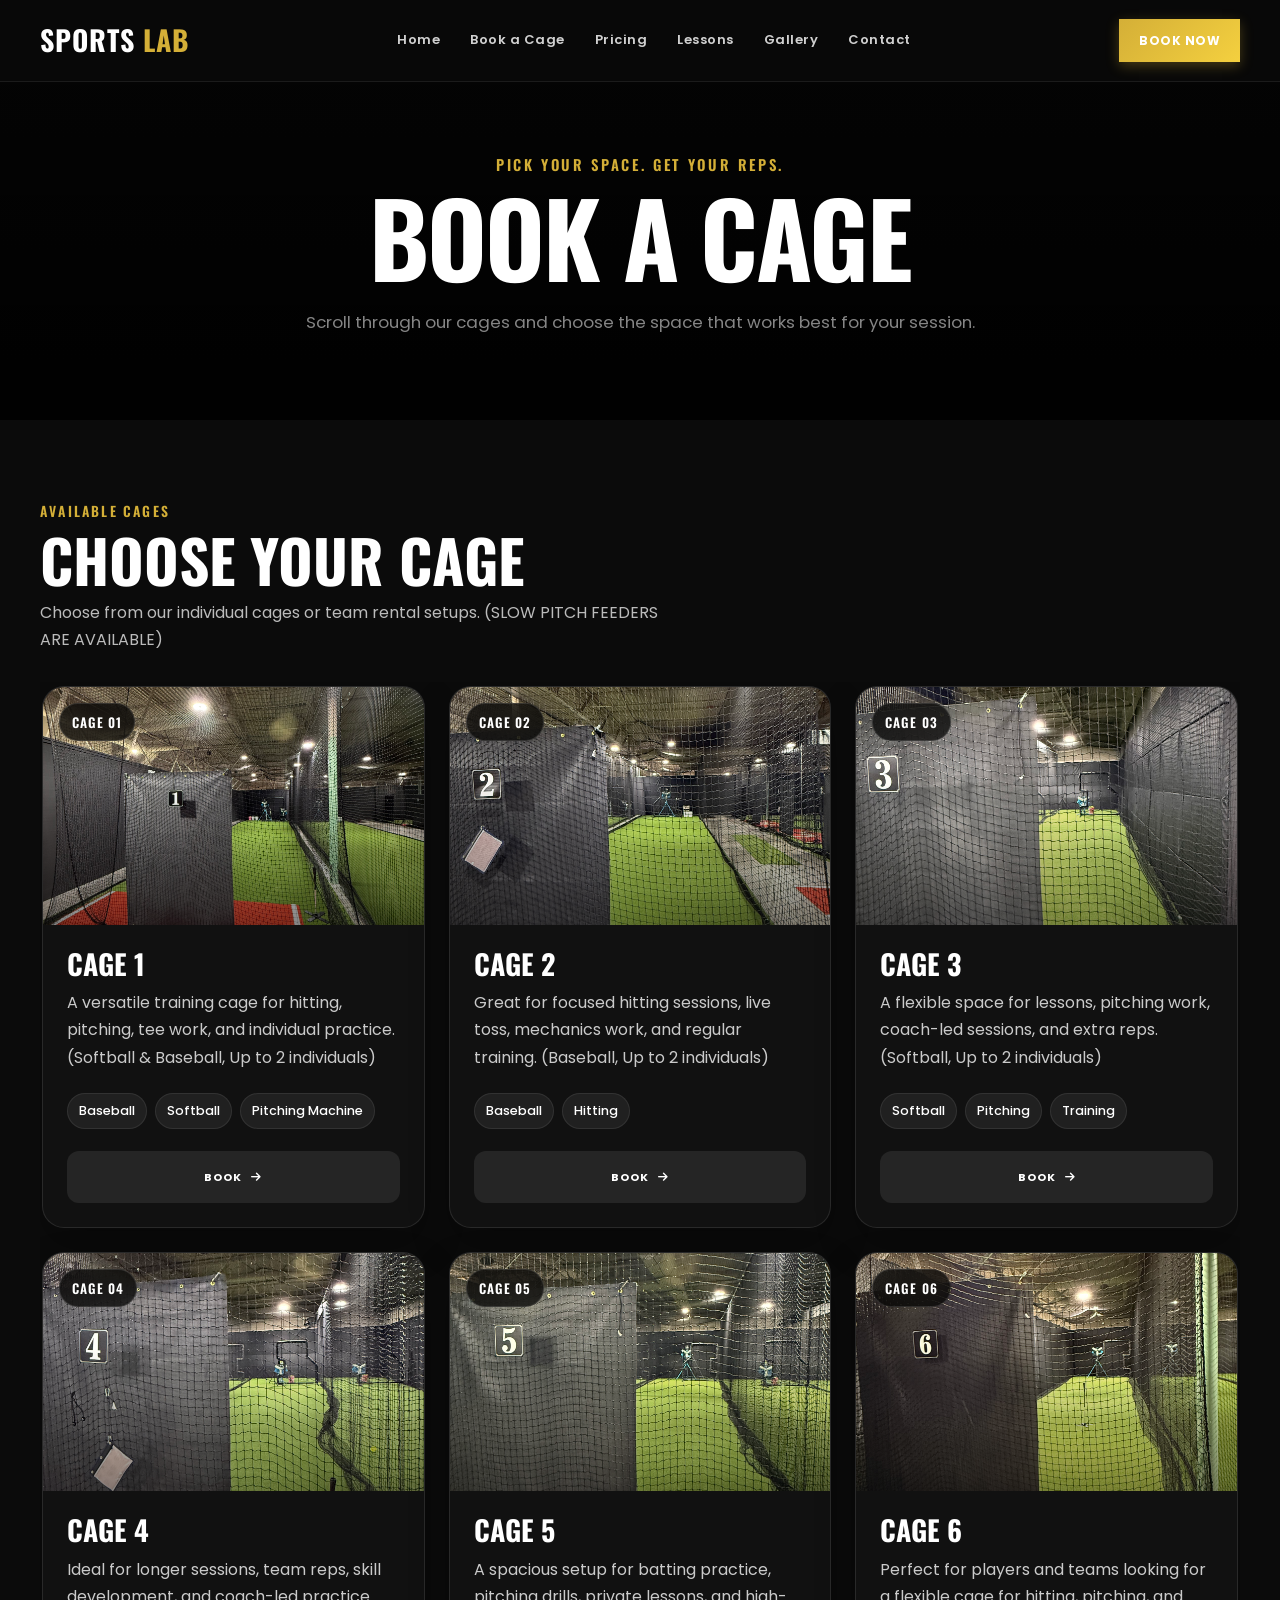
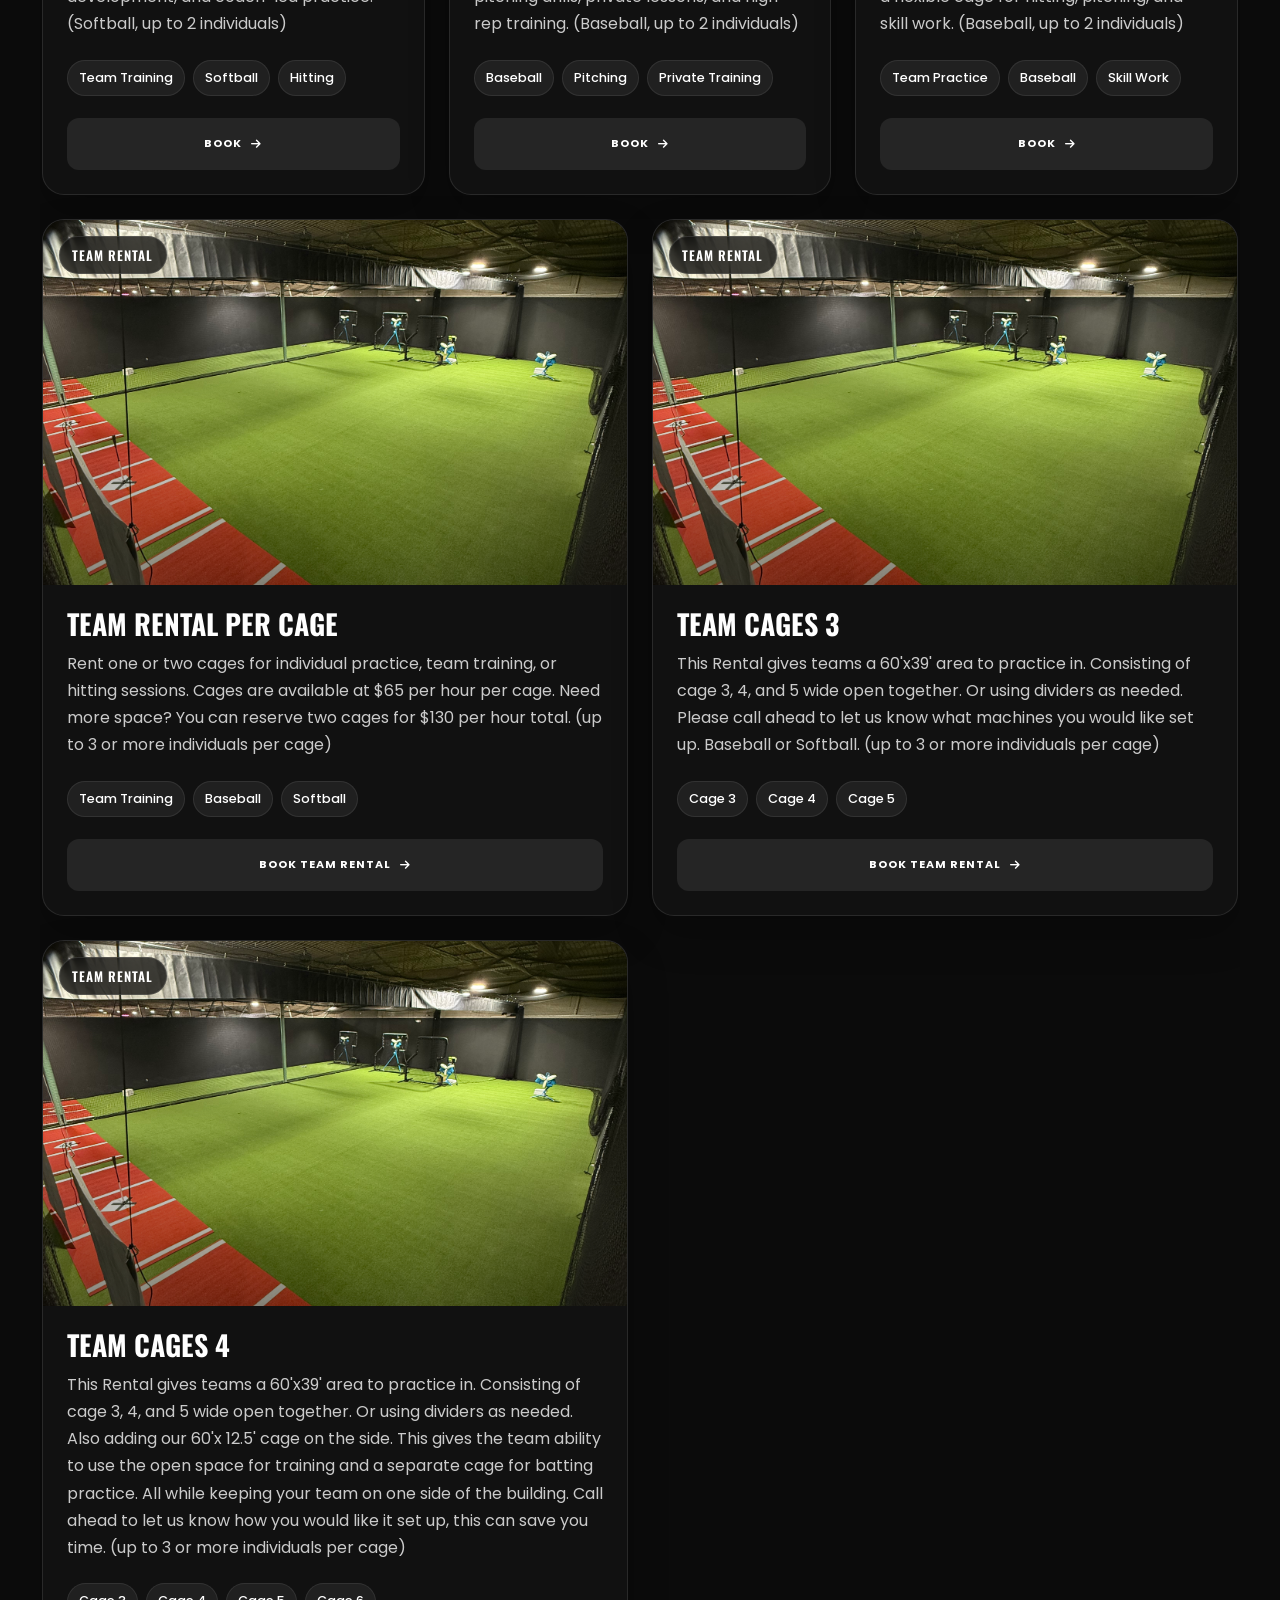
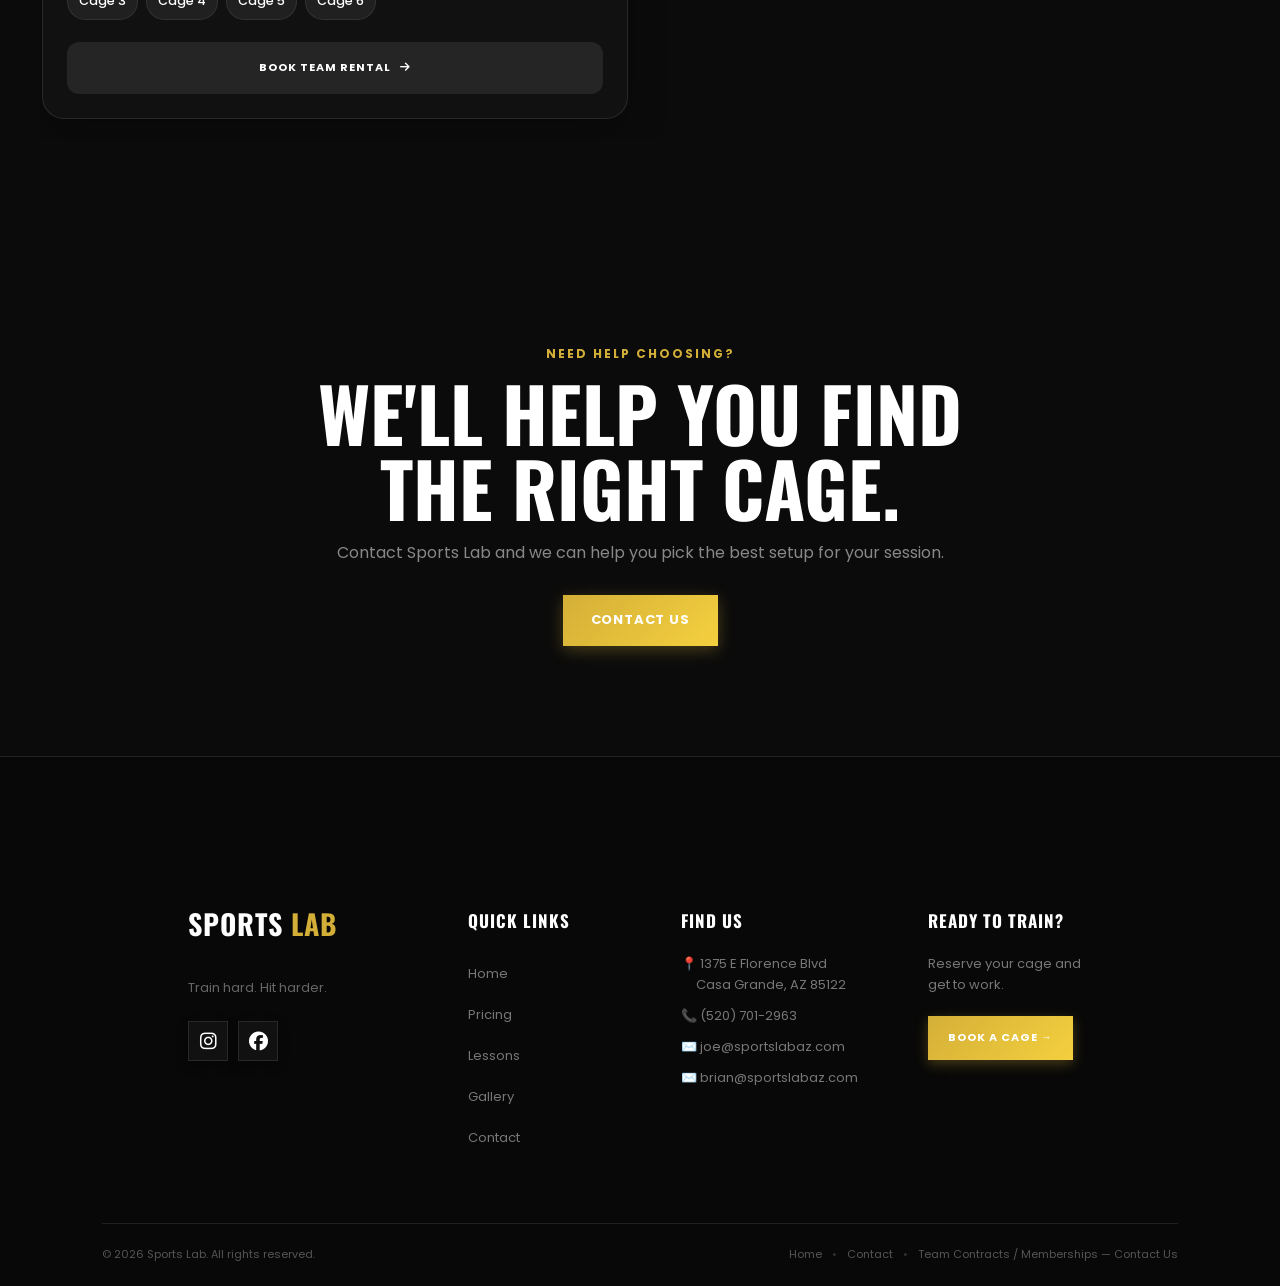
<file: booking/index.html>
<!DOCTYPE html>
<html lang="en">

<head>

  <link rel="icon" type="image/png" href="../favicon.png">

  <meta charset="UTF-8">

  <meta
    name="viewport"
    content="width=device-width, initial-scale=1.0"
  >

  <title>
    Book a Cage | SPORTS LAB
  </title>


  <link
    rel="stylesheet"
    href="../css/style.css"
  >


  <link
    rel="preconnect"
    href="https://fonts.googleapis.com"
  >

  <link
    rel="preconnect"
    href="https://fonts.gstatic.com"
    crossorigin
  >


  <link
    rel="stylesheet"
    href="https://cdnjs.cloudflare.com/ajax/libs/font-awesome/6.5.2/css/all.min.css"
  >


  <link
    href="https://fonts.googleapis.com/css2?family=Oswald:wght@400;500;600;700&family=Poppins:wght@400;500;600;700&display=swap"
    rel="stylesheet"
  >


  <style>

    /* ========================================
       CAGE SECTION
    ======================================== */

    .cage-section {
      padding: 80px 0 95px;
      overflow: hidden;
    }


    .cage-inner {
      max-width: 1250px;
      margin: auto;
      padding: 0 20px;
    }


    .cage-head {
      display: flex;
      justify-content: space-between;
      align-items: end;

      gap: 24px;

      margin-bottom: 28px;
    }


    .cage-controls {
      display: none;
    }



    /* ========================================
       CAGE GRID
    ======================================== */

    .cage-track {
      display: grid;

      grid-template-columns:
        repeat(6, minmax(0, 1fr));

      gap: 24px;

      padding: 4px 2px 20px;
    }



    /* ========================================
       CAGE CARDS
    ======================================== */

    .cage-card {
      grid-column: span 2;

      min-width: 0;

      background: #111;

      border:
        1px solid rgba(255, 255, 255, .1);

      border-radius: 22px;

      overflow: hidden;

      box-shadow:
        0 18px 40px rgba(0, 0, 0, .24);
    }


    /* Team rental cards */

    .cage-card:nth-child(n+7) {
      grid-column: span 3;
    }



    /* ========================================
       CAGE IMAGE
    ======================================== */

    .cage-img {
      position: relative;

      aspect-ratio: 16 / 10;

      background: #1a1a1a;

      overflow: hidden;
    }


    .cage-img img {
      width: 100%;
      height: 100%;

      object-fit: cover;

      display: block;
    }



    /* ========================================
       CAGE LABEL
    ======================================== */

    .cage-tag {
      position: absolute;

      top: 16px;
      left: 16px;

      background:
        rgba(0, 0, 0, .72);

      padding:
        8px 12px;

      border-radius:
        999px;

      color:
        #fff;

      font:
        600 .82rem
        Oswald,
        sans-serif;

      letter-spacing:
        .08em;
    }



    /* ========================================
       CAGE BODY
    ======================================== */

    .cage-body {
      padding: 24px;
    }


    .cage-body h3 {
      font-family:
        Oswald,
        sans-serif;

      font-size:
        1.75rem;

      margin:
        0 0 10px;
    }


    .cage-body p {
      opacity:
        .78;

      line-height:
        1.7;

      margin:
        0 0 22px;
    }



    /* ========================================
       CAGE TAG PILLS
    ======================================== */

    .cage-pills {
      display: flex;

      gap: 8px;

      flex-wrap: wrap;

      margin-bottom:
        22px;
    }


    .cage-pill {
      font-size:
        .8rem;

      padding:
        7px 11px;

      border-radius:
        999px;

      background:
        rgba(255, 255, 255, .065);

      border:
        1px solid rgba(255, 255, 255, .08);
    }



    /* ========================================
       BOOK BUTTON
    ======================================== */

    .cage-book {
      width: 100%;

      display: flex;

      align-items: center;

      justify-content: center;

      gap: 9px;
    }



    /* ========================================
       TABLET
    ======================================== */

    @media (max-width: 1000px) {

      .cage-track {

        grid-template-columns:
          repeat(2, minmax(0, 1fr));

      }


      .cage-card,
      .cage-card:nth-child(n+7) {

        grid-column:
          span 1;

      }

    }



    /* ========================================
       MOBILE
    ======================================== */

    @media (max-width: 700px) {


      .cage-section {

        padding-top:
          50px;

      }


      .cage-inner {

        padding:
          0 12px;

      }


      .cage-track {

        display:
          grid !important;

        grid-template-columns:
          repeat(2, minmax(0, 1fr)) !important;

        gap:
          12px !important;

      }


      .cage-card,
      .cage-card:nth-child(n+7) {

        grid-column:
          span 1 !important;

        width:
          auto !important;

        min-width:
          0 !important;

        max-width:
          none !important;

        border-radius:
          15px;

      }


      .cage-img {

        aspect-ratio:
          4 / 3;

      }


      .cage-tag {

        top:
          7px;

        left:
          7px;

        padding:
          4px 7px;

        font-size:
          .58rem;

      }


      .cage-body {

        padding:
          10px;

      }


      .cage-body h3 {

        font-size:
          1.08rem;

        margin-bottom:
          5px;

      }


      .cage-body p {

        font-size:
          .68rem;

        line-height:
          1.4;

        margin-bottom:
          9px;

      }


      .cage-pills {

        gap:
          4px;

        margin-bottom:
          9px;

      }


      .cage-pill {

        font-size:
          .54rem;

        padding:
          3px 5px;

      }


      .cage-book {

        min-height:
          36px;

        font-size:
          .68rem;

        padding:
          7px 5px;

      }

    }

  </style>

</head>



<body>


  <!-- ========================================
       NAVIGATION
  ======================================== -->

  <header class="navbar">

    <div class="nav-container">


      <a
        href="../"
        class="logo"
      >
        SPORTS <span>LAB</span>
      </a>


      <nav
        class="nav-links"
        id="navLinks"
      >

        <a href="../">
          Home
        </a>

        <a href="../booking/">
          Book a Cage
        </a>

        <a href="../pricing/">
          Pricing
        </a>

        <a href="../soon/">
          Lessons
        </a>

        <a href="../gallery/">
          Gallery
        </a>

        <a href="../contact/">
          Contact
        </a>

      </nav>


      <a
        href="../booking/"
        class="nav-button"
      >
        BOOK NOW
      </a>


      <button
        class="menu-toggle"
        id="menuToggle"
        aria-label="Open navigation menu"
        aria-expanded="false"
      >

        <span></span>
        <span></span>
        <span></span>

      </button>


    </div>

  </header>



  <!-- ========================================
       PAGE HERO
  ======================================== -->

  <section class="page-hero">

    <div class="page-hero-content">

      <p class="hero-small">
        PICK YOUR SPACE. GET YOUR REPS.
      </p>


      <h1>
        BOOK A CAGE
      </h1>


      <p>
        Scroll through our cages and choose
        the space that works best for your session.
      </p>

    </div>

  </section>



  <!-- ========================================
       CAGES
  ======================================== -->

  <section class="cage-section">

    <div class="cage-inner">


      <div class="cage-head">

        <div>

          <p class="section-label">
            AVAILABLE CAGES
          </p>


          <h2>
            CHOOSE YOUR CAGE
          </h2>


          <p>
            Choose from our individual cages
            or team rental setups. (SLOW PITCH FEEDERS ARE AVAILABLE)
          </p>

        </div>

      </div>



      <div
        class="cage-track"
        id="cageTrack"
      >



        <!-- ========================================
             CAGE 1
        ======================================== -->

        <article class="cage-card">

          <div class="cage-img">

            <img
              src="../images/cage-1.jpeg"
              alt="Sports Lab Cage 1"
            >

            <span class="cage-tag">
              CAGE 01
            </span>

          </div>


          <div class="cage-body">

            <h3>
              CAGE 1
            </h3>


            <p>
              A versatile training cage for hitting,
              pitching, tee work, and individual practice.
              (Softball & Baseball, Up to 2 individuals)
            </p>


            <div class="cage-pills">

              <span class="cage-pill">
                Baseball
              </span>

              <span class="cage-pill">
                Softball
              </span>

              <span class="cage-pill">
                Pitching Machine
              </span>

            </div>


            <a
              href="https://book.runswiftapp.com/facilities/sports-lab/rentals?rentalId=6648"
              class="membership-button cage-book"
            >
              BOOK

              <i class="fa-solid fa-arrow-right"></i>
            </a>

          </div>

        </article>



        <!-- ========================================
             CAGE 2
        ======================================== -->

        <article class="cage-card">

          <div class="cage-img">

            <img
              src="../images/cage-2.jpeg"
              alt="Sports Lab Cage 2"
            >

            <span class="cage-tag">
              CAGE 02
            </span>

          </div>


          <div class="cage-body">

            <h3>
              CAGE 2
            </h3>


            <p>
              Great for focused hitting sessions,
              live toss, mechanics work, and regular
              training. (Baseball, Up to 2 individuals)
            </p>


            <div class="cage-pills">

              <span class="cage-pill">
                Baseball
              </span>

              <span class="cage-pill">
                Hitting
              </span>

            </div>


            <a
              href="https://book.runswiftapp.com/facilities/sports-lab/rentals?rentalId=6991"
              class="membership-button cage-book"
            >
              BOOK

              <i class="fa-solid fa-arrow-right"></i>
            </a>

          </div>

        </article>



        <!-- ========================================
             CAGE 3
        ======================================== -->

        <article class="cage-card">

          <div class="cage-img">

            <img
              src="../images/cage-3.jpeg"
              alt="Sports Lab Cage 3"
            >

            <span class="cage-tag">
              CAGE 03
            </span>

          </div>


          <div class="cage-body">

            <h3>
              CAGE 3
            </h3>


            <p>
              A flexible space for lessons,
              pitching work, coach-led sessions,
              and extra reps. (Softball, Up to 2 individuals)
            </p>


            <div class="cage-pills">

              <span class="cage-pill">
                Softball
              </span>

              <span class="cage-pill">
                Pitching
              </span>

              <span class="cage-pill">
                Training
              </span>

            </div>


            <a
              href="https://book.runswiftapp.com/facilities/sports-lab/rentals?rentalId=6992"
              class="membership-button cage-book"
            >
              BOOK

              <i class="fa-solid fa-arrow-right"></i>
            </a>

          </div>

        </article>



        <!-- ========================================
             CAGE 4
        ======================================== -->

        <article class="cage-card">

          <div class="cage-img">

            <img
              src="../images/cage-4.jpeg"
              alt="Sports Lab Cage 4"
            >

            <span class="cage-tag">
              CAGE 04
            </span>

          </div>


          <div class="cage-body">

            <h3>
              CAGE 4
            </h3>


            <p>
              Ideal for longer sessions,
              team reps, skill development,
              and coach-led practice. (Softball, up to 2 individuals)
            </p>


            <div class="cage-pills">

              <span class="cage-pill">
                Team Training
              </span>

              <span class="cage-pill">
                Softball
              </span>

              <span class="cage-pill">
                Hitting
              </span>

            </div>


            <a
              href="https://book.runswiftapp.com/facilities/sports-lab/rentals?rentalId=6993"
              class="membership-button cage-book"
            >
              BOOK

              <i class="fa-solid fa-arrow-right"></i>
            </a>

          </div>

        </article>



        <!-- ========================================
             CAGE 5
        ======================================== -->

        <article class="cage-card">

          <div class="cage-img">

            <img
              src="../images/cage-5.jpeg"
              alt="Sports Lab Cage 5"
            >

            <span class="cage-tag">
              CAGE 05
            </span>

          </div>


          <div class="cage-body">

            <h3>
              CAGE 5
            </h3>


            <p>
              A spacious setup for batting practice,
              pitching drills, private lessons,
              and high-rep training. (Baseball, up to 2 individuals)
            </p>


            <div class="cage-pills">

              <span class="cage-pill">
                Baseball
              </span>

              <span class="cage-pill">
                Pitching
              </span>

              <span class="cage-pill">
                Private Training
              </span>

            </div>


            <a
              href="https://book.runswiftapp.com/facilities/sports-lab/rentals?rentalId=6994"
              class="membership-button cage-book"
            >
              BOOK

              <i class="fa-solid fa-arrow-right"></i>
            </a>

          </div>

        </article>



        <!-- ========================================
             CAGE 6
        ======================================== -->

        <article class="cage-card">

          <div class="cage-img">

            <img
              src="../images/cage-6.jpeg"
              alt="Sports Lab Cage 6"
            >

            <span class="cage-tag">
              CAGE 06
            </span>

          </div>


          <div class="cage-body">

            <h3>
              CAGE 6
            </h3>


            <p>
              Perfect for players and teams looking
              for a flexible cage for hitting,
              pitching, and skill work. (Baseball, up to 2 individuals)
            </p>


            <div class="cage-pills">

              <span class="cage-pill">
                Team Practice
              </span>

              <span class="cage-pill">
                Baseball
              </span>

              <span class="cage-pill">
                Skill Work
              </span>

            </div>


            <a
              href="https://book.runswiftapp.com/facilities/sports-lab/rentals?rentalId=6995"
              class="membership-button cage-book"
            >
              BOOK

              <i class="fa-solid fa-arrow-right"></i>
            </a>

          </div>

        </article>



        <!-- ========================================
             TEAM RENTAL PER CAGE
        ======================================== -->

        <article class="cage-card">

          <div class="cage-img">

            <img
              src="../images/team1.jpeg"
              alt="Sports Lab Team Rental Per Cage"
            >

            <span class="cage-tag">
              TEAM RENTAL
            </span>

          </div>


          <div class="cage-body">

            <h3>
              TEAM RENTAL PER CAGE
            </h3>


            <p>
              Rent one or two cages for individual
              practice, team training, or hitting sessions.
              Cages are available at $65 per hour per cage.
              Need more space? You can reserve two cages
              for $130 per hour total. (up to 3 or more individuals per cage)
            </p>


            <div class="cage-pills">

              <span class="cage-pill">
                Team Training
              </span>

              <span class="cage-pill">
                Baseball
              </span>

              <span class="cage-pill">
                Softball
              </span>

            </div>


            <a
              href="https://book.runswiftapp.com/facilities/sports-lab/rentals?rentalId=7439"
              class="membership-button cage-book"
            >
              BOOK TEAM RENTAL

              <i class="fa-solid fa-arrow-right"></i>
            </a>

          </div>

        </article>



        <!-- ========================================
             TEAM CAGES 3
        ======================================== -->

        <article class="cage-card">

          <div class="cage-img">

            <img
              src="../images/team1.jpeg"
              alt="Sports Lab Team Cages 3 rental"
            >

            <span class="cage-tag">
              TEAM RENTAL
            </span>

          </div>


          <div class="cage-body">

            <h3>
              TEAM CAGES 3
            </h3>


            <p>
              This Rental gives teams a 60'x39'
              area to practice in. Consisting of cage
              3, 4, and 5 wide open together.
              Or using dividers as needed.

              Please call ahead to let us know
              what machines you would like set up.
              Baseball or Softball. (up to 3 or more individuals per cage)
            </p>


            <div class="cage-pills">

              <span class="cage-pill">
                Cage 3
              </span>

              <span class="cage-pill">
                Cage 4
              </span>

              <span class="cage-pill">
                Cage 5
              </span>

            </div>


            <a
              href="https://book.runswiftapp.com/facilities/sports-lab/rentals?rentalId=6996"
              class="membership-button cage-book"
            >
              BOOK TEAM RENTAL

              <i class="fa-solid fa-arrow-right"></i>
            </a>

          </div>

        </article>



        <!-- ========================================
             TEAM CAGES 4
        ======================================== -->

        <article class="cage-card">

          <div class="cage-img">

            <img
              src="../images/team1.jpeg"
              alt="Sports Lab Team Cages 4 rental"
            >

            <span class="cage-tag">
              TEAM RENTAL
            </span>

          </div>


          <div class="cage-body">

            <h3>
              TEAM CAGES 4
            </h3>


            <p>
              This Rental gives teams a 60'x39'
              area to practice in. Consisting of
              cage 3, 4, and 5 wide open together.
              Or using dividers as needed.

              Also adding our 60'x 12.5' cage on the side.
              This gives the team ability to use
              the open space for training and a separate
              cage for batting practice.

              All while keeping your team on one side
              of the building. Call ahead to let us know
              how you would like it set up,
              this can save you time. (up to 3 or more individuals per cage)
            </p>


            <div class="cage-pills">

              <span class="cage-pill">
                Cage 3
              </span>

              <span class="cage-pill">
                Cage 4
              </span>

              <span class="cage-pill">
                Cage 5
              </span>

              <span class="cage-pill">
                Cage 6
              </span>

            </div>


            <a
              href="https://book.runswiftapp.com/facilities/sports-lab/rentals?rentalId=7185"
              class="membership-button cage-book"
            >
              BOOK TEAM RENTAL

              <i class="fa-solid fa-arrow-right"></i>
            </a>

          </div>

        </article>


      </div>

    </div>

  </section>



  <!-- ========================================
       CONTACT CTA
  ======================================== -->

  <section class="pricing-cta">

    <div>


      <p class="section-label">
        NEED HELP CHOOSING?
      </p>


      <h2>
        WE'LL HELP YOU FIND THE RIGHT CAGE.
      </h2>


      <p>
        Contact Sports Lab and we can help you
        pick the best setup for your session.
      </p>


      <a
        href="../contact/"
        class="btn btn-primary"
      >
        CONTACT US
      </a>


    </div>

  </section>



  <!-- ========================================
       FOOTER
  ======================================== -->

  <footer class="footer">


    <div class="footer-container">



      <!-- BRAND -->

      <div class="footer-brand">

        <a
          href="../"
          class="logo"
        >
          SPORTS <span>LAB</span>
        </a>


        <p>
          Train hard. Hit harder.
        </p>


        <div class="social-links">


          <a
            href="https://www.instagram.com/sportslab_az/"
            target="_blank"
            rel="noopener noreferrer"
            aria-label="Instagram"
          >
            <i class="fa-brands fa-instagram"></i>
          </a>


          <a
            href="https://www.facebook.com/share/1HDGzncBon/?mibextid=wwXIfr"
            target="_blank"
            rel="noopener noreferrer"
            aria-label="Facebook"
          >
            <i class="fa-brands fa-facebook"></i>
          </a>


        </div>

      </div>



      <!-- QUICK LINKS -->

      <div class="footer-links">


        <h4>
          QUICK LINKS
        </h4>


        <a href="../">
          Home
        </a>


        <a href="../pricing/">
          Pricing
        </a>


        <a href="../soon/">
          Lessons
        </a>


        <a href="../gallery/">
          Gallery
        </a>


        <a href="../contact/">
          Contact
        </a>


      </div>



      <!-- CONTACT -->

      <div class="footer-contact">


        <h4>
          FIND US
        </h4>


        <a
          href="https://www.google.com/maps?q=1375+East+Florence+Boulevard,+Casa+Grande,+AZ+85122"
          target="_blank"
          rel="noopener noreferrer"
        >

          📍 1375 E Florence Blvd

          <br>

          &nbsp;&nbsp;&nbsp;&nbsp;
          Casa Grande, AZ 85122

        </a>


        <p>

          📞

          <a href="tel:5207012963">
            (520) 701-2963
          </a>

        </p>


        <a href="mailto:joe@sportslabaz.com">
          ✉️ joe@sportslabaz.com
        </a>


        <a href="mailto:brian@sportslabaz.com">
          ✉️ brian@sportslabaz.com
        </a>


      </div>



      <!-- BOOKING -->

      <div class="footer-book">


        <h4>
          READY TO TRAIN?
        </h4>


        <p>
          Reserve your cage and
          get to work.
        </p>


        <a
          href="../booking/"
          class="footer-book-button"
          target="_blank"
          rel="noopener noreferrer"
        >
          BOOK A CAGE →
        </a>


      </div>


    </div>



    <!-- ========================================
         FOOTER BOTTOM
    ======================================== -->

    <div class="footer-bottom">


      <p>
        © 2026 Sports Lab. All rights reserved.
      </p>


      <div class="footer-bottom-links">


        <a href="../">
          Home
        </a>


        <span>
          •
        </span>


        <a href="../contact/">
          Contact
        </a>


        <span>
          •
        </span>


        <a href="../contact/">
          Team Contracts / Memberships — Contact Us
        </a>


      </div>


    </div>


  </footer>



  <script src="../js/main.js"></script>


</body>

</html>
</file>
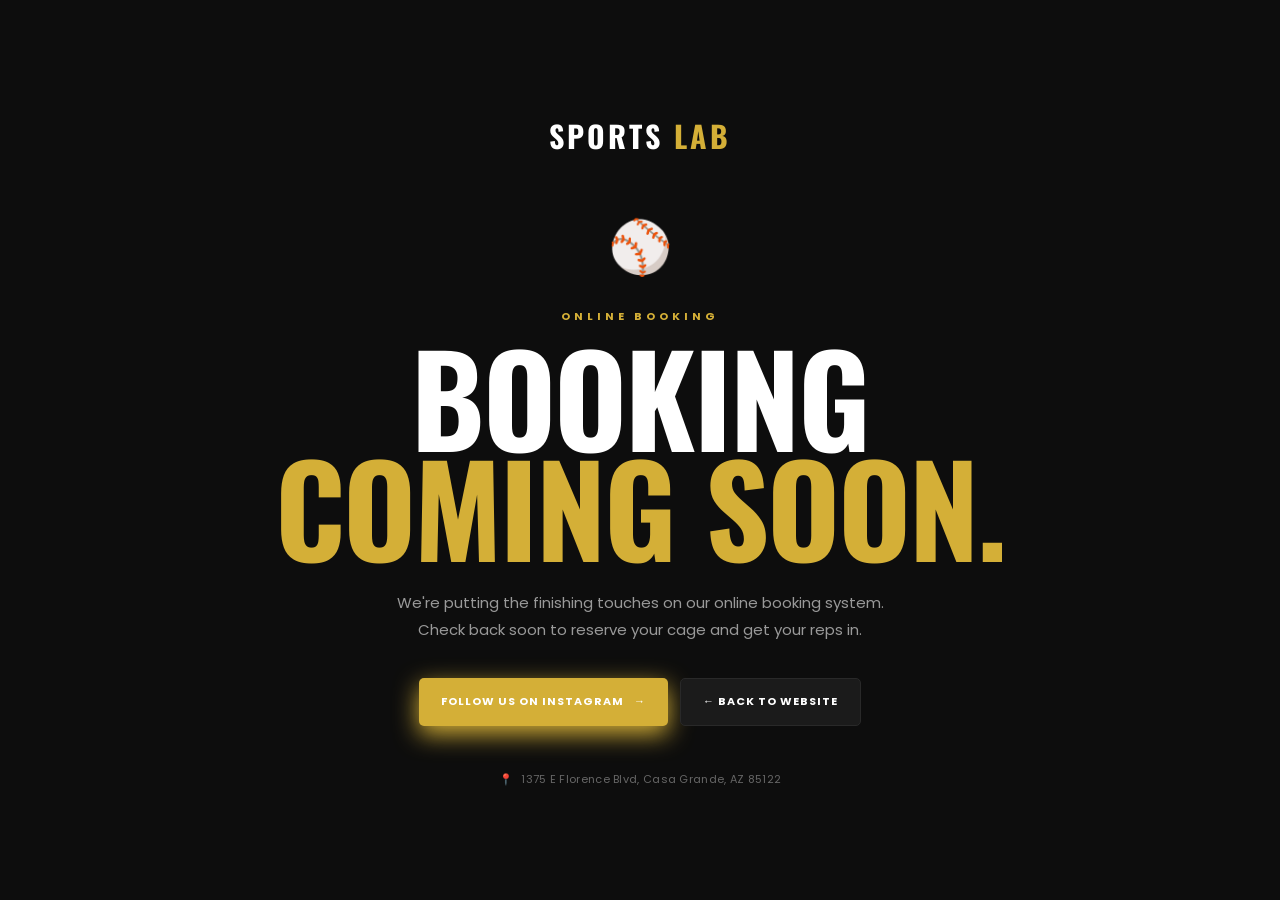
<file: soon/index.html>
<!DOCTYPE html>
<html lang="en">

<head>

    <meta charset="UTF-8">

    <meta name="viewport"
          content="width=device-width, initial-scale=1.0">

    <meta
        name="description"
        content="Sports Lab online cage booking is coming soon.">

    <title>Booking Coming Soon | Sports Lab</title>

    <link rel="icon" type="image/x-icon" href="/favicon.png">

    <!-- Your existing stylesheet -->
    <link rel="stylesheet" href="../css/style.css">

    <link
        rel="preconnect"
        href="https://fonts.googleapis.com"
    >

    <link
        rel="preconnect"
        href="https://fonts.gstatic.com"
        crossorigin
    >

    <link
        href="https://fonts.googleapis.com/css2?family=Oswald:wght@500;600;700&family=Poppins:wght@400;500;600;700&display=swap"
        rel="stylesheet"
    >

</head>


<body>

    <!-- BACKGROUND -->

    <div class="coming-background"></div>


    <!-- MAIN -->

    <main class="coming-page">

        <div class="coming-content">


            <!-- LOGO -->

            <a
                href="../"
                class="coming-logo"
            >

                SPORTS
                <span>LAB</span>

            </a>


            <!-- ICON -->

            <div class="coming-icon">

                ⚾

            </div>


            <!-- LABEL -->

            <p class="coming-label">

                ONLINE BOOKING

            </p>


            <!-- HEADING -->

            <h1>

                BOOKING
                <br>

                <span>COMING SOON.</span>

            </h1>


            <!-- DESCRIPTION -->

            <p class="coming-description">

                We're putting the finishing touches on our
                online booking system.

                <br>

                Check back soon to reserve your cage
                and get your reps in.

            </p>


            <!-- BUTTONS -->

            <div class="coming-buttons">


                <a
                    href="https://www.instagram.com/sportslab_az/"
                    target="_blank"
                    rel="noopener"
                    class="coming-btn primary"
                >

                    FOLLOW US ON INSTAGRAM

                    <span>→</span>

                </a>


                <a
                    href="../"
                    class="coming-btn secondary"
                >

                    ← BACK TO WEBSITE

                </a>


            </div>


            <!-- LOCATION -->

            <div class="coming-location">

                <span>📍</span>

                1375 E Florence Blvd,
                Casa Grande, AZ 85122

            </div>


        </div>

    </main>


</body>

</html>
</file>
<file: css/style.css>
/* ========================================
   RESET
======================================== */

* {
    margin: 0;
    padding: 0;
    box-sizing: border-box;
}

html {
    scroll-behavior: smooth;
}

body {
    font-family: "Poppins", sans-serif;
    background: #0b0b0b;
    color: #ffffff;
    line-height: 1.6;
}

a {
    color: inherit;
    text-decoration: none;
}

button {
    font-family: inherit;
}


/* ========================================
   NAVIGATION
======================================== */

.navbar {
    position: fixed;
    top: 0;
    left: 0;
    width: 100%;
    z-index: 1000;

    background: rgba(10, 10, 10, 0.85);
    backdrop-filter: blur(12px);

    border-bottom: 1px solid rgba(255, 255, 255, 0.08);
}

.nav-container {
    max-width: 1400px;
    margin: auto;

    padding: 18px 40px;

    display: flex;
    align-items: center;
    justify-content: space-between;
    gap: 30px;
}

.logo {
    font-family: "Oswald", sans-serif;
    font-size: 28px;
    font-weight: 700;
    letter-spacing: 1px;
    white-space: nowrap;
}

.logo span {
    color: #D4AF37;
}

.nav-links {
    display: flex;
    align-items: center;
    gap: 30px;
}

.nav-links a {
    position: relative;

    font-size: 13px;
    font-weight: 600;
    letter-spacing: 0.5px;

    color: #d0d0d0;

    transition: all 0.3s cubic-bezier(0.34, 1.56, 0.64, 1);
}

.nav-links a:hover,
.nav-links a.active {
    color: #ffffff;
    text-shadow: 0 0 8px rgba(212, 175, 55, 0.4);
}

.nav-links a::after {
    content: "";

    position: absolute;
    left: 0;
    bottom: -7px;

    width: 0;
    height: 2px;

    background: linear-gradient(135deg, #D4AF37, #F4D03F);

    transition: all 0.3s cubic-bezier(0.34, 1.56, 0.64, 1);
}

.nav-links a:hover::after,
.nav-links a.active::after {
    width: 100%;
}

.nav-button {
    padding: 12px 20px;

    background: linear-gradient(135deg, #D4AF37, #F4D03F);

    font-size: 12px;
    font-weight: 700;
    letter-spacing: 0.5px;

    transition: all 0.3s ease;
    box-shadow: 0 4px 12px rgba(212, 175, 55, 0.3);
    border: none;
    cursor: pointer;
}

.nav-button:hover {
    background: linear-gradient(135deg, #F4D03F, #FFE66D);
    transform: translateY(-3px) scale(1.08);
    box-shadow: 0 6px 20px rgba(212, 175, 55, 0.5);
}

.menu-toggle {
    display: none;

    border: none;
    background: none;

    color: white;
    font-size: 28px;

    cursor: pointer;
}


/* ========================================
   HERO
======================================== */

.hero {
    min-height: 100vh;

    position: relative;

    display: flex;
    align-items: center;

    padding: 140px 8% 100px;

    overflow: hidden;

    background:
        linear-gradient(
            90deg,
            rgba(0, 0, 0, 0.95),
            rgba(0, 0, 0, 0.65),
            rgba(0, 0, 0, 0.25)
        ),
        url("../images/hero.jpg") center/cover no-repeat;

    background-color: #171717;
}

.hero-overlay {
    position: absolute;
    inset: 0;

    background:
        linear-gradient(
            135deg,
            rgba(229, 57, 53, 0.12),
            transparent 40%
        );
}

.hero-content {
    position: relative;
    z-index: 2;

    max-width: 800px;
}

.hero-small {
    margin-bottom: 15px;

    color: #D4AF37;

    font-size: 14px;
    font-weight: 700;

    letter-spacing: 3px;
}

.hero h1 {
    font-family: "Oswald", sans-serif;

    font-size: clamp(60px, 8vw, 110px);
    line-height: 0.95;

    font-weight: 700;

    letter-spacing: -2px;
}

.hero h1 span {
    color: #D4AF37;
}

.hero-description {
    max-width: 600px;

    margin-top: 30px;

    color: #d0d0d0;

    font-size: 17px;
}

.hero-buttons {
    display: flex;
    gap: 15px;

    margin-top: 35px;
}

.btn {
    display: inline-flex;
    align-items: center;
    justify-content: center;

    padding: 15px 28px;

    font-size: 13px;
    font-weight: 700;
    letter-spacing: 0.8px;

    transition: all 0.3s ease;
    position: relative;
    overflow: hidden;
    border: none;
    cursor: pointer;
}

.btn-primary {
    background: linear-gradient(135deg, #D4AF37, #F4D03F);
    box-shadow: 0 4px 15px rgba(212, 175, 55, 0.3);
}

.btn-primary:hover {
    background: linear-gradient(135deg, #F4D03F, #FFE66D);
    transform: translateY(-4px) scale(1.05);
    box-shadow: 0 8px 25px rgba(212, 175, 55, 0.5);
    animation: goldShimmer 0.6s ease-in-out;
}

.btn-secondary {
    border: 2px solid #D4AF37;
    background: transparent;
    color: white;
}

.btn-secondary:hover {
    background: #D4AF37;
    color: #111;
    transform: translateY(-4px) scale(1.05);
    box-shadow: 0 8px 25px rgba(212, 175, 55, 0.4);
}

.scroll-indicator {
    position: absolute;
    bottom: 30px;
    right: 8%;

    display: flex;
    align-items: center;
    gap: 15px;

    color: #aaa;

    font-size: 10px;
    letter-spacing: 2px;
}

.scroll-line {
    width: 60px;
    height: 1px;

    background: linear-gradient(135deg, #D4AF37, #F4D03F);
}


/* ========================================
   STATS
======================================== */

.stats {
    display: grid;
    grid-template-columns: repeat(4, 1fr);

    border-top: 1px solid #252525;
    border-bottom: 1px solid #252525;

    background: #111;
}

.stat {
    padding: 35px 20px;

    text-align: center;

    border-right: 1px solid #252525;
}

.stat:last-child {
    border-right: none;
}

.stat strong {
    display: block;

    font-family: "Oswald", sans-serif;

    font-size: 36px;

    color: #D4AF37;
}

.stat span {
    color: #aaa;

    font-size: 12px;
    text-transform: uppercase;
    letter-spacing: 1px;
}


/* ========================================
   GENERAL SECTIONS
======================================== */

.section {
    padding: 110px 8%;
}

.section-container {
    max-width: 1250px;
    margin: auto;
}

.section-label {
    margin-bottom: 12px;

    color: #D4AF37;

    font-size: 12px;
    font-weight: 700;

    letter-spacing: 2px;
}

.section h2 {
    font-family: "Oswald", sans-serif;

    font-size: clamp(45px, 5vw, 70px);
    line-height: 1;

    margin-bottom: 25px;
}

.section h2 span {
    color: #D4AF37;
}


/* ========================================
   ABOUT
======================================== */

.about {
    background: #0b0b0b;
}

.about .section-container {
    display: grid;
    grid-template-columns: 1fr 1fr;

    align-items: center;

    gap: 80px;
}

.about-image {
    min-height: 500px;
}

.image-placeholder {
    width: 100%;
    height: 100%;
    min-height: 500px;

    display: flex;
    align-items: center;
    justify-content: center;

    background:
        linear-gradient(
            135deg,
            #242424,
            #111
        );

    border: 1px solid #292929;

    color: #555;

    font-family: "Oswald", sans-serif;
    letter-spacing: 2px;
}

.about-content p:not(.section-label) {
    margin-bottom: 20px;

    color: #aaa;

    font-size: 15px;
}

.text-button {
    display: inline-block;

    margin-top: 15px;

    color: #ffffff;

    font-size: 12px;
    font-weight: 700;

    letter-spacing: 1px;

    transition: all 0.3s cubic-bezier(0.34, 1.56, 0.64, 1);
}

.text-button:hover {
    color: #D4AF37;
    text-shadow: 0 0 10px rgba(212, 175, 55, 0.6);
}


/* ========================================
   SERVICES
======================================== */

.services {
    background: #111;
}

.section-heading {
    max-width: 700px;

    margin: 0 auto 60px;

    text-align: center;
}

.section-heading > p:last-child {
    color: #888;
}

.service-grid {
    max-width: 1250px;

    margin: auto;

    display: grid;
    grid-template-columns: repeat(3, 1fr);

    gap: 20px;
}

.service-card {
    position: relative;

    padding: 45px 35px;

    background: linear-gradient(135deg, #1a1a1a 0%, #171717 100%);

    border: 1px solid #292929;

    transition: all 0.4s cubic-bezier(0.34, 1.56, 0.64, 1);
    box-shadow: 0 10px 30px rgba(0, 0, 0, 0.5);
}

.service-card:hover {
    transform: translateY(-12px) scale(1.02);

    border-color: #D4AF37;
    box-shadow: 0 20px 50px rgba(212, 175, 55, 0.3);
}

.service-number {
    position: absolute;

    top: 20px;
    right: 25px;

    color: #333;

    font-family: "Oswald", sans-serif;
    font-size: 40px;
}

.service-icon {
    margin-bottom: 20px;

    font-size: 38px;
}

.service-card h3 {
    margin-bottom: 15px;

    font-family: "Oswald", sans-serif;

    font-size: 28px;
}

.service-card p {
    margin-bottom: 25px;

    color: #999;

    font-size: 14px;
}

.service-card a {
    color: #D4AF37;

    font-size: 11px;
    font-weight: 700;

    letter-spacing: 1px;
    transition: all 0.3s cubic-bezier(0.34, 1.56, 0.64, 1);
}

.service-card a:hover {
    color: #F4D03F;
    text-shadow: 0 0 10px rgba(244, 208, 63, 0.6);
}


/* ========================================
   CTA
======================================== */

.cta {
    padding: 120px 8%;

    text-align: center;

    background:
        linear-gradient(
            rgba(0, 0, 0, 0.75),
            rgba(0, 0, 0, 0.85)
        ),
        #242424;
}

.cta-content {
    max-width: 700px;
    margin: auto;
}

.cta h2 {
    margin-bottom: 10px;

    font-family: "Oswald", sans-serif;

    font-size: clamp(50px, 7vw, 85px);
}

.cta p:not(.section-label) {
    margin-bottom: 30px;

    color: #aaa;
}


/* ========================================
   FOOTER
======================================== */

.footer {
    background: #080808;
}

.footer-container {
    max-width: 1250px;

    margin: auto;

    padding: 70px 8%;

    display: grid;
    grid-template-columns: 2fr 1fr 1.5fr;

    gap: 50px;
}

.footer-brand p {
    margin-top: 15px;

    color: #777;

    font-size: 13px;
}

.footer h4 {
    margin-bottom: 20px;

    font-size: 12px;
    letter-spacing: 1px;
}

.footer-links {
    display: flex;
    flex-direction: column;
    gap: 10px;
}

.footer-links a {
    color: #888;

    font-size: 13px;

    transition: all 0.3s cubic-bezier(0.34, 1.56, 0.64, 1);
}

.footer-links a:hover {
    color: #D4AF37;
    text-shadow: 0 0 10px rgba(212, 175, 55, 0.5);
}

.footer-contact p {
    margin-bottom: 8px;

    color: #888;

    font-size: 13px;
}

.footer-bottom {
    padding: 20px;

    text-align: center;

    border-top: 1px solid #1d1d1d;

    color: #555;

    font-size: 11px;
}


/* ========================================
   MOBILE
======================================== */

@media (max-width: 900px) {

    .nav-links,
    .nav-button {
        display: none;
    }

    .menu-toggle {
        display: block;
    }

    .nav-container {
        padding: 16px 20px;
    }

    .hero {
        padding-left: 6%;
        padding-right: 6%;
    }

    .stats {
        grid-template-columns: repeat(2, 1fr);
    }

    .about .section-container {
        grid-template-columns: 1fr;

        gap: 40px;
    }

    .about-image {
        min-height: 350px;
    }

    .image-placeholder {
        min-height: 350px;
    }

    .service-grid {
        grid-template-columns: 1fr;
    }

    .footer-container {
        grid-template-columns: 1fr 1fr;
    }

}


@media (max-width: 600px) {

    .hero h1 {
        font-size: 60px;
    }

    .hero-description {
        font-size: 15px;
    }

    .hero-buttons {
        flex-direction: column;
    }

    .btn {
        width: 100%;
    }

    .stats {
        grid-template-columns: 1fr 1fr;
    }

    .stat {
        padding: 25px 10px;
    }

    .stat strong {
        font-size: 28px;
    }

    .section {
        padding: 80px 6%;
    }

    .footer-container {
        grid-template-columns: 1fr;
    }

}

@media (max-width: 900px) {

    .nav-links.mobile-open {
        display: flex;

        position: absolute;
        top: 70px;
        left: 0;

        width: 100%;

        padding: 25px;

        flex-direction: column;
        align-items: flex-start;

        background: #111;

        border-bottom: 1px solid #292929;
    }

}

/* ========================================
   PAGE HERO
======================================== */

.page-hero {
    min-height: 55vh;

    padding: 170px 8% 90px;

    display: flex;
    align-items: center;
    justify-content: center;

    text-align: center;

    background:
        linear-gradient(
            rgba(0, 0, 0, 0.75),
            rgba(0, 0, 0, 0.9)
        ),
        #191919;
}

.page-hero-content {
    max-width: 800px;
}

.page-hero h1 {
    margin-bottom: 20px;

    font-family: "Oswald", sans-serif;

    font-size: clamp(65px, 9vw, 110px);

    line-height: 0.95;
}

.page-hero-content > p:last-child {
    color: #aaa;
    font-size: 16px;
}


/* ========================================
   PRICING SECTION
======================================== */

.pricing-section {
    padding: 110px 8%;

    background: #0b0b0b;
}

/* ========================================
   PRICING GRID
======================================== */

.pricing-grid {
    display: flex;
    justify-content: center;
    align-items: stretch;
    gap: 35px;

    width: 100%;
    max-width: 950px;

    margin: 0 auto;

    flex-wrap: wrap;
}


/* ========================================
   PRICING CARDS
======================================== */

.pricing-card {
    width: 100%;
    max-width: 400px;

    min-height: 430px;

    padding: 45px 40px;

    display: flex;
    flex-direction: column;

    justify-content: space-between;

    background: #151515;

    border: 1px solid #292929;

    transition: 0.3s ease;
}

.pricing-card:hover {
    transform: translateY(-6px);

    border-color: #e53935;
}


/* ========================================
   MOBILE
======================================== */

@media (max-width: 700px) {

    .pricing-grid {
        gap: 20px;
    }

    .pricing-card {
        max-width: 100%;

        min-height: 400px;

        padding: 35px 25px;
    }

}

.pricing-card:hover {
    transform: translateY(-10px) scale(1.02);
    border-color: #D4AF37;
    box-shadow: 0 20px 50px rgba(212, 175, 55, 0.25);
}

.pricing-card.featured {
    border: 2px solid #D4AF37;
    box-shadow: 0 15px 40px rgba(212, 175, 55, 0.2);
}

.popular-badge {
    position: absolute;

    top: 0;
    left: 50%;

    transform: translate(-50%, -50%);

    padding: 7px 16px;

    background: linear-gradient(135deg, #D4AF37, #F4D03F);

    font-size: 10px;
    font-weight: 700;

    letter-spacing: 1px;

    white-space: nowrap;
}

.pricing-label {
    margin-bottom: 8px;

    color: #D4AF37;

    font-size: 11px;
    font-weight: 700;

    letter-spacing: 1.5px;
}

.pricing-card h3 {
    font-family: "Oswald", sans-serif;

    font-size: 32px;
}

.price {
    margin: 20px 0 5px;

    font-family: "Oswald", sans-serif;

    font-size: 65px;

    line-height: 1;
}

.price span {
    font-size: 30px;
    color: #D4AF37;
}

.price-description {
    color: #777;

    font-size: 13px;
}

.pricing-features {
    margin: 30px 0;

    padding-top: 25px;

    border-top: 1px solid #292929;

    list-style: none;
}

.pricing-features li {
    margin-bottom: 13px;

    color: #aaa;

    font-size: 13px;
}

.pricing-button {
    display: block;

    padding: 14px;

    text-align: center;

    background: #252525;

    font-size: 11px;
    font-weight: 700;

    letter-spacing: 1px;

    transition: all 0.3s ease;
    cursor: pointer;
    border: none;
}

.pricing-button:hover,
.pricing-card.featured .pricing-button {
    background: linear-gradient(135deg, #D4AF37, #F4D03F);
    transform: translateY(-3px) scale(1.02);
    box-shadow: 0 6px 20px rgba(212, 175, 55, 0.4);
}


/* ========================================
   MEMBERSHIPS
======================================== */

.membership-section {
    padding: 110px 8%;

    background: #111;
}

.membership-grid {
    max-width: 1200px;

    margin: 60px auto 0;

    display: grid;
    grid-template-columns: repeat(3, 1fr);

    gap: 20px;
}

.membership-card {
    position: relative;

    padding: 40px 35px;

    background: linear-gradient(135deg, #1a1a1a 0%, #171717 100%);

    border: 1px solid #292929;

    text-align: center;

    transition: all 0.4s cubic-bezier(0.34, 1.56, 0.64, 1);
    box-shadow: 0 10px 30px rgba(0, 0, 0, 0.5);
}

.membership-card:hover {
    transform: translateY(-10px) scale(1.02);
    box-shadow: 0 20px 50px rgba(212, 175, 55, 0.2);
}

.membership-featured {
    border-color: #D4AF37;
    box-shadow: 0 15px 40px rgba(212, 175, 55, 0.2);
}

.membership-badge {
    position: absolute;

    top: 0;
    left: 50%;

    transform: translate(-50%, -50%);

    padding: 7px 15px;

    background: linear-gradient(135deg, #D4AF37, #F4D03F);

    font-size: 10px;
    font-weight: 700;

    letter-spacing: 1px;

    white-space: nowrap;
}

.membership-icon {
    margin-bottom: 15px;

    font-size: 40px;
}

.membership-card h3 {
    font-family: "Oswald", sans-serif;

    font-size: 30px;
}

.membership-price {
    margin: 15px 0;

    font-family: "Oswald", sans-serif;

    font-size: 45px;
}

.membership-price span {
    color: #777;

    font-family: "Poppins", sans-serif;

    font-size: 13px;
}

.membership-card > p {
    min-height: 45px;

    margin-bottom: 25px;

    color: #888;

    font-size: 13px;
}

.membership-card ul {
    padding: 20px 0;

    border-top: 1px solid #292929;

    list-style: none;

    text-align: left;
}

.membership-card li {
    margin-bottom: 12px;

    color: #aaa;

    font-size: 13px;
}

.membership-button {
    display: block;

    padding: 13px;

    background: #252525;

    font-size: 11px;
    font-weight: 700;

    letter-spacing: 1px;

    transition: all 0.3s ease;
    cursor: pointer;
    border: none;
}

.membership-button:hover {
    background: linear-gradient(135deg, #D4AF37, #F4D03F);
    transform: translateY(-3px) scale(1.02);
    box-shadow: 0 6px 20px rgba(212, 175, 55, 0.4);
}


/* ========================================
   PRICING CTA
======================================== */

.pricing-cta {
    padding: 110px 8%;

    background: #0b0b0b;

    text-align: center;
}

.pricing-cta > div {
    max-width: 700px;

    margin: auto;
}

.pricing-cta h2 {
    margin-bottom: 15px;

    font-family: "Oswald", sans-serif;

    font-size: clamp(45px, 6vw, 75px);

    line-height: 1;
}

.pricing-cta p:not(.section-label) {
    margin-bottom: 30px;

    color: #888;
}


/* ========================================
   PRICING MOBILE
======================================== */

@media (max-width: 900px) {

    .pricing-grid,
    .membership-grid {
        grid-template-columns: 1fr;

        max-width: 550px;
    }

    .pricing-card,
    .membership-card {
        width: 100%;
    }

}

@media (max-width: 600px) {

    .page-hero {
        min-height: 45vh;

        padding-top: 140px;
    }

    .pricing-section,
    .membership-section,
    .pricing-cta {
        padding: 80px 6%;
    }

}

/* ========================================
   BOOKING PAGE
======================================== */

.booking-hero {
    min-height: 75vh;

    padding: 170px 8% 100px;

    display: flex;
    align-items: center;

    position: relative;

    background:
        linear-gradient(
            90deg,
            rgba(0, 0, 0, 0.95),
            rgba(0, 0, 0, 0.65),
            rgba(0, 0, 0, 0.3)
        ),
        url("../images/hero.jpg") center/cover no-repeat;

    background-color: #171717;
}

.booking-hero-content {
    max-width: 800px;
}

.booking-hero h1 {
    font-family: "Oswald", sans-serif;

    font-size: clamp(60px, 8vw, 105px);

    line-height: 0.95;

    margin-bottom: 25px;
}

.booking-hero h1 span {
    color: #D4AF37;
}

.booking-hero-content > p:not(.hero-small) {
    max-width: 600px;

    margin-bottom: 30px;

    color: #aaa;

    font-size: 16px;
}

.booking-main-button {
    min-width: 190px;
}


/* ========================================
   BOOKING STEPS
======================================== */

.booking-info {
    padding: 110px 8%;

    background: #111;
}

.booking-steps {
    max-width: 1100px;

    margin: 60px auto 0;

    display: grid;
    grid-template-columns: repeat(3, 1fr);

    gap: 20px;
}

.booking-step {
    position: relative;

    padding: 45px 30px;

    background: linear-gradient(135deg, #1a1a1a 0%, #171717 100%);

    border: 1px solid #292929;

    transition: all 0.4s cubic-bezier(0.34, 1.56, 0.64, 1);
    box-shadow: 0 10px 30px rgba(0, 0, 0, 0.5);
}

.booking-step:hover {
    transform: translateY(-10px) scale(1.02);

    border-color: #D4AF37;
    box-shadow: 0 20px 50px rgba(212, 175, 55, 0.3);
}

.step-number {
    position: absolute;

    top: 15px;
    right: 20px;

    color: #333;

    font-family: "Oswald", sans-serif;

    font-size: 40px;
}

.step-icon {
    margin-bottom: 15px;

    font-size: 35px;
}

.booking-step h3 {
    margin-bottom: 12px;

    font-family: "Oswald", sans-serif;

    font-size: 27px;
}

.booking-step p {
    color: #888;

    font-size: 13px;
}


/* ========================================
   BOOKING FEATURES
======================================== */

.booking-features {
    padding: 110px 8%;

    background: #0b0b0b;
}

.booking-features-container {
    max-width: 1200px;

    margin: auto;

    display: grid;
    grid-template-columns: 1fr 1fr;

    align-items: center;

    gap: 80px;
}

.booking-feature-content > p:not(.section-label) {
    max-width: 550px;

    margin-bottom: 25px;

    color: #999;

    font-size: 15px;
}

.booking-feature-content h2 {
    margin-bottom: 25px;

    font-family: "Oswald", sans-serif;

    font-size: clamp(45px, 5vw, 70px);

    line-height: 1;
}

.booking-feature-content h2 span {
    color: #D4AF37;
}

.feature-list {
    margin-top: 30px;
}

.feature-item {
    display: flex;

    align-items: center;

    gap: 15px;

    margin-bottom: 15px;
}

.feature-item span {
    width: 28px;
    height: 28px;

    display: flex;
    align-items: center;
    justify-content: center;

    background: linear-gradient(135deg, #D4AF37, #F4D03F);

    font-weight: 700;
}

.feature-item p {
    color: #bbb;

    font-size: 13px;
}

.booking-feature-image {
    min-height: 500px;
}

.booking-image-placeholder {
    width: 100%;
    height: 100%;
    min-height: 500px;

    display: flex;
    align-items: center;
    justify-content: center;

    background:
        linear-gradient(
            135deg,
            #242424,
            #111
        );

    border: 1px solid #292929;

    color: #555;

    font-family: "Oswald", sans-serif;

    letter-spacing: 2px;
}


/* ========================================
   BOOKING CTA
======================================== */

.booking-cta {
    padding: 120px 8%;

    text-align: center;

    background:
        linear-gradient(
            rgba(0, 0, 0, 0.8),
            rgba(0, 0, 0, 0.9)
        ),
        #222;
}

.booking-cta > div {
    max-width: 700px;

    margin: auto;
}

.booking-cta h2 {
    margin-bottom: 10px;

    font-family: "Oswald", sans-serif;

    font-size: clamp(50px, 7vw, 85px);

    line-height: 1;
}

.booking-cta p:not(.section-label) {
    margin-bottom: 30px;

    color: #999;
}


/* ========================================
   BOOKING MOBILE
======================================== */

@media (max-width: 900px) {

    .booking-steps {
        grid-template-columns: 1fr;

        max-width: 550px;
    }

    .booking-features-container {
        grid-template-columns: 1fr;

        gap: 50px;
    }

    .booking-feature-image {
        min-height: 350px;
    }

    .booking-image-placeholder {
        min-height: 350px;
    }

}

@media (max-width: 600px) {

    .booking-hero {
        min-height: 70vh;

        padding: 140px 6% 80px;
    }

    .booking-info,
    .booking-features,
    .booking-cta {
        padding: 80px 6%;
    }

}

/* ========================================
   LESSONS PAGE
======================================== */

.lessons-hero {
    background:
        linear-gradient(
            rgba(0, 0, 0, 0.75),
            rgba(0, 0, 0, 0.9)
        ),
        url("../images/hero.jpg") center/cover no-repeat;

    background-color: #191919;
}


/* ========================================
   LESSONS INTRO
======================================== */

.lessons-intro {
    padding: 110px 8%;

    background: #0b0b0b;
}

.lessons-intro-container {
    max-width: 1200px;

    margin: auto;

    display: grid;
    grid-template-columns: 1fr 1fr;

    align-items: center;

    gap: 80px;
}

.lessons-intro h2 {
    font-family: "Oswald", sans-serif;

    font-size: clamp(50px, 6vw, 80px);

    line-height: 0.95;
}

.lessons-intro h2 span {
    color: #D4AF37;
}

.lessons-intro-text p {
    margin-bottom: 20px;

    color: #999;

    font-size: 15px;
}


/* ========================================
   LESSON TYPES
======================================== */

.lesson-types {
    padding: 110px 8%;

    background: #111;
}

.lesson-grid {
    max-width: 1200px;

    margin: 60px auto 0;

    display: grid;
    grid-template-columns: repeat(2, 1fr);

    gap: 20px;
}

.lesson-card {
    position: relative;

    padding: 45px 40px;

    background: linear-gradient(135deg, #1a1a1a 0%, #171717 100%);

    border: 1px solid #292929;

    transition: all 0.4s cubic-bezier(0.34, 1.56, 0.64, 1);
    box-shadow: 0 10px 30px rgba(0, 0, 0, 0.5);
}

.lesson-card:hover {
    transform: translateY(-12px) scale(1.02);

    border-color: #D4AF37;
    box-shadow: 0 20px 50px rgba(212, 175, 55, 0.3);
}

.lesson-card-number {
    position: absolute;

    top: 20px;
    right: 25px;

    color: #333;

    font-family: "Oswald", sans-serif;

    font-size: 45px;
}

.lesson-icon {
    margin-bottom: 15px;

    font-size: 40px;
}

.lesson-card h3 {
    margin-bottom: 15px;

    font-family: "Oswald", sans-serif;

    font-size: 32px;
}

.lesson-card > p {
    margin-bottom: 25px;

    color: #888;

    font-size: 14px;
}

.lesson-card ul {
    padding-top: 20px;

    border-top: 1px solid #292929;

    list-style: none;
}

.lesson-card li {
    margin-bottom: 10px;

    color: #aaa;

    font-size: 13px;
}


/* ========================================
   LESSON OPTIONS
======================================== */

.lesson-options {
    padding: 110px 8%;

    background: #0b0b0b;
}

.lesson-options-grid {
    max-width: 1200px;

    margin: 50px auto 0;

    display: grid;
    grid-template-columns: repeat(3, 1fr);

    gap: 20px;
}

.lesson-option {
    position: relative;

    padding: 40px 35px;

    background: linear-gradient(135deg, #1a1a1a 0%, #151515 100%);

    border: 1px solid #292929;

    transition: all 0.4s cubic-bezier(0.34, 1.56, 0.64, 1);
    box-shadow: 0 10px 30px rgba(0, 0, 0, 0.5);
}

.lesson-option:hover {
    border-color: #D4AF37;

    transform: translateY(-8px) scale(1.02);
    box-shadow: 0 18px 45px rgba(212, 175, 55, 0.25);
}

.option-number {
    display: block;

    margin-bottom: 25px;

    color: #D4AF37;

    font-family: "Oswald", sans-serif;

    font-size: 35px;
}

.lesson-option h3 {
    margin-bottom: 15px;

    font-family: "Oswald", sans-serif;

    font-size: 27px;
}

.lesson-option p {
    min-height: 80px;

    margin-bottom: 25px;

    color: #888;

    font-size: 13px;
}

.lesson-option a {
    color: #D4AF37;

    font-size: 11px;
    font-weight: 700;

    letter-spacing: 1px;
    transition: all 0.3s cubic-bezier(0.34, 1.56, 0.64, 1);
}

.lesson-option a:hover {
    color: #F4D03F;
    text-shadow: 0 0 10px rgba(244, 208, 63, 0.6);
}


/* ========================================
   LESSON CTA
======================================== */

.lessons-cta {
    padding: 120px 8%;

    text-align: center;

    background:
        linear-gradient(
            rgba(0, 0, 0, 0.8),
            rgba(0, 0, 0, 0.9)
        ),
        #222;
}

.lessons-cta > div {
    max-width: 700px;

    margin: auto;
}

.lessons-cta h2 {
    margin-bottom: 20px;

    font-family: "Oswald", sans-serif;

    font-size: clamp(55px, 7vw, 90px);

    line-height: 0.9;
}

.lessons-cta h2 span {
    color: #D4AF37;
}

.lessons-cta p:not(.section-label) {
    margin-bottom: 30px;

    color: #999;
}


/* ========================================
   LESSONS MOBILE
======================================== */

@media (max-width: 900px) {

    .lessons-intro-container {
        grid-template-columns: 1fr;

        gap: 40px;
    }

    .lesson-grid {
        grid-template-columns: 1fr;

        max-width: 600px;
    }

    .lesson-options-grid {
        grid-template-columns: 1fr;

        max-width: 600px;
    }

}

@media (max-width: 600px) {

    .lessons-intro,
    .lesson-types,
    .lesson-options,
    .lessons-cta {
        padding: 80px 6%;
    }

}

/* ========================================
   GALLERY PAGE
======================================== */

.gallery-hero {
    background:
        linear-gradient(
            rgba(0, 0, 0, 0.75),
            rgba(0, 0, 0, 0.9)
        ),
        url("../images/hero.jpg") center/cover no-repeat;

    background-color: #191919;
}


/* ========================================
   GALLERY INTRO
======================================== */

.gallery-intro {
    padding: 100px 8% 50px;

    background: #0b0b0b;
}

.gallery-intro .section-heading {
    max-width: 750px;
}

.gallery-intro h2 {
    font-family: "Oswald", sans-serif;

    font-size: clamp(50px, 6vw, 80px);

    line-height: 0.9;
}

.gallery-intro h2 span {
    color: #D4AF37;
}


/* ========================================
   GALLERY GRID
======================================== */

.gallery-section {
    padding: 50px 6% 110px;

    background: #0b0b0b;
}

.gallery-grid {
    max-width: 1400px;

    margin: auto;

    display: grid;

    grid-template-columns:
        repeat(3, 1fr);

    grid-auto-rows: 300px;

    gap: 12px;
}

.gallery-item {
    position: relative;

    overflow: hidden;

    background: linear-gradient(135deg, #1a1a1a 0%, #171717 100%);

    border: 1px solid #252525;
    box-shadow: 0 10px 30px rgba(0, 0, 0, 0.5);
}

.gallery-item.gallery-large {
    grid-row: span 2;
}

.gallery-item.gallery-wide {
    grid-column: span 2;
}

.gallery-item img {
    width: 100%;
    height: 100%;

    display: block;

    object-fit: cover;

    transition: transform 0.7s cubic-bezier(0.34, 1.56, 0.64, 1);
}

.gallery-item:hover img {
    transform: scale(1.12);
}

.gallery-overlay {
    position: absolute;

    left: 0;
    right: 0;
    bottom: 0;

    padding: 45px 25px 22px;

    background:
        linear-gradient(
            transparent,
            rgba(0, 0, 0, 0.9)
        );

    opacity: 0;

    transition: all 0.3s cubic-bezier(0.34, 1.56, 0.64, 1);
}

.gallery-item:hover .gallery-overlay {
    opacity: 1;
}

.gallery-overlay span {
    color: white;

    font-family: "Oswald", sans-serif;

    font-size: 20px;

    letter-spacing: 1px;
}


/* ========================================
   GALLERY FEATURES
======================================== */

.gallery-features {
    padding: 110px 8%;

    background: #111;
}

.gallery-feature-grid {
    max-width: 1100px;

    margin: 50px auto 0;

    display: grid;

    grid-template-columns:
        repeat(3, 1fr);

    gap: 20px;
}

.gallery-feature {
    padding: 40px 30px;

    background: linear-gradient(135deg, #1a1a1a 0%, #171717 100%);

    border: 1px solid #292929;

    text-align: center;

    transition: all 0.4s cubic-bezier(0.34, 1.56, 0.64, 1);
    box-shadow: 0 10px 30px rgba(0, 0, 0, 0.5);
}

.gallery-feature:hover {
    transform: translateY(-10px) scale(1.03);

    border-color: #D4AF37;
    box-shadow: 0 20px 50px rgba(212, 175, 55, 0.3);
}

.gallery-feature-icon {
    margin-bottom: 18px;

    font-size: 38px;
}

.gallery-feature h3 {
    margin-bottom: 12px;

    font-family: "Oswald", sans-serif;

    font-size: 27px;
}

.gallery-feature p {
    color: #888;

    font-size: 13px;
}


/* ========================================
   GALLERY CTA
======================================== */

.gallery-cta {
    padding: 120px 8%;

    text-align: center;

    background:
        linear-gradient(
            rgba(0, 0, 0, 0.82),
            rgba(0, 0, 0, 0.92)
        ),
        #222;
}

.gallery-cta > div {
    max-width: 700px;

    margin: auto;
}

.gallery-cta h2 {
    margin-bottom: 20px;

    font-family: "Oswald", sans-serif;

    font-size: clamp(55px, 7vw, 90px);

    line-height: 0.9;
}

.gallery-cta h2 span {
    color: #D4AF37;
}

.gallery-cta p:not(.section-label) {
    margin-bottom: 30px;

    color: #999;
}


/* ========================================
   GALLERY MOBILE
======================================== */

@media (max-width: 900px) {

    .gallery-grid {
        grid-template-columns:
            repeat(2, 1fr);

        grid-auto-rows: 250px;
    }

    .gallery-item.gallery-wide {
        grid-column: span 2;
    }

    .gallery-feature-grid {
        grid-template-columns: 1fr;

        max-width: 550px;
    }

}

@media (max-width: 600px) {

    .gallery-intro,
    .gallery-section,
    .gallery-features,
    .gallery-cta {
        padding-left: 6%;
        padding-right: 6%;
    }

    .gallery-grid {
        grid-template-columns: 1fr;

        grid-auto-rows: 300px;
    }

    .gallery-item.gallery-large {
        grid-row: span 1;
    }

    .gallery-item.gallery-wide {
        grid-column: span 1;
    }

}

/* ========================================
   CONTACT PAGE
======================================== */

.contact-hero {
    background:
        linear-gradient(
            rgba(0, 0, 0, 0.78),
            rgba(0, 0, 0, 0.92)
        ),
        url("../images/hero.jpg") center/cover no-repeat;

    background-color: #191919;
}


/* ========================================
   CONTACT SECTION
======================================== */

.contact-section {
    padding: 110px 8%;

    background: #0b0b0b;
}

.contact-container {
    max-width: 1200px;

    margin: auto;

    display: grid;

    grid-template-columns:
        0.85fr 1.15fr;

    gap: 80px;

    align-items: start;
}


/* ========================================
   CONTACT INFO
======================================== */

.contact-info h2 {
    margin-bottom: 25px;

    font-family: "Oswald", sans-serif;

    font-size: clamp(50px, 5vw, 70px);

    line-height: 0.95;
}

.contact-info h2 span {
    color: #D4AF37;
}

.contact-intro {
    max-width: 500px;

    margin-bottom: 40px;

    color: #999;

    font-size: 14px;
}

.contact-detail {
    display: flex;

    align-items: flex-start;

    gap: 18px;

    margin-bottom: 28px;
}

.contact-detail-icon {
    width: 42px;
    height: 42px;

    flex-shrink: 0;

    display: flex;
    align-items: center;
    justify-content: center;

    background: #191919;

    border: 1px solid #292929;

    font-size: 18px;
}

.contact-detail h3 {
    margin-bottom: 5px;

    font-family: "Oswald", sans-serif;

    font-size: 17px;

    letter-spacing: 0.5px;
}

.contact-detail p {
    color: #888;

    font-size: 13px;
}

.contact-detail a {
    transition: all 0.3s cubic-bezier(0.34, 1.56, 0.64, 1);
}

.contact-detail a:hover {
    color: #D4AF37;
    text-shadow: 0 0 10px rgba(212, 175, 55, 0.5);
}


/* ========================================
   CONTACT FORM
======================================== */

.contact-form-wrapper {
    padding: 45px;

    background: #151515;

    border: 1px solid #292929;
}

.contact-form-header {
    margin-bottom: 30px;
}

.contact-form-header h3 {
    margin-bottom: 8px;

    font-family: "Oswald", sans-serif;

    font-size: 32px;
}

.contact-form-header p:last-child {
    color: #777;

    font-size: 13px;
}

.contact-form {
    display: flex;

    flex-direction: column;

    gap: 20px;
}

.form-row {
    display: grid;

    grid-template-columns:
        repeat(2, 1fr);

    gap: 15px;
}

.form-group {
    display: flex;

    flex-direction: column;

    gap: 8px;
}

.form-group label {
    color: #bbb;

    font-size: 10px;
    font-weight: 700;

    letter-spacing: 1.2px;
}

.form-group label span {
    color: #555;

    font-weight: 400;
}

.form-group input,
.form-group select,
.form-group textarea {
    width: 100%;

    padding: 14px 15px;

    border: 1px solid #303030;

    outline: none;

    background: #0e0e0e;

    color: #ffffff;

    font-family: "Poppins", sans-serif;

    font-size: 13px;

    transition: all 0.3s cubic-bezier(0.34, 1.56, 0.64, 1);
}

.form-group input::placeholder,
.form-group textarea::placeholder {
    color: #555;
}

.form-group select {
    color: #777;

    cursor: pointer;
}

.form-group select option {
    background: #111;

    color: #fff;
}

.form-group input:focus,
.form-group select:focus,
.form-group textarea:focus {
    border-color: #D4AF37;

    box-shadow:
        0 0 0 2px rgba(255, 215, 0, 0.08);
}

.form-group textarea {
    resize: vertical;

    min-height: 140px;
}

.contact-submit {
    width: 100%;

    padding: 16px 20px;

    display: flex;

    align-items: center;
    justify-content: center;

    gap: 15px;

    border: none;

    background: linear-gradient(135deg, #D4AF37, #F4D03F);

    color: #ffffff;

    font-family: "Poppins", sans-serif;

    font-size: 12px;
    font-weight: 700;

    letter-spacing: 1px;

    cursor: pointer;

    transition: all 0.3s ease;
    box-shadow: 0 6px 20px rgba(212, 175, 55, 0.3);
}

.contact-submit:hover {
    background: linear-gradient(135deg, #F4D03F, #FFE66D);

    transform: translateY(-4px) scale(1.02);
    box-shadow: 0 8px 30px rgba(212, 175, 55, 0.5);
    animation: goldShimmer 0.6s ease-in-out;
}

.contact-submit span {
    font-size: 18px;
}

.form-note {
    text-align: center;

    color: #555;

    font-size: 11px;
}


/* ========================================
   CONTACT CTA
======================================== */

.contact-cta {
    padding: 120px 8%;

    text-align: center;

    background:
        linear-gradient(
            rgba(0, 0, 0, 0.82),
            rgba(0, 0, 0, 0.92)
        ),
        #222;
}

.contact-cta > div {
    max-width: 700px;

    margin: auto;
}

.contact-cta h2 {
    margin-bottom: 20px;

    font-family: "Oswald", sans-serif;

    font-size: clamp(55px, 7vw, 90px);

    line-height: 0.9;
}

.contact-cta h2 span {
    color: #D4AF37;
}

.contact-cta p:not(.section-label) {
    margin-bottom: 30px;

    color: #999;
}


/* ========================================
   CONTACT MOBILE
======================================== */

@media (max-width: 900px) {

    .contact-container {
        grid-template-columns: 1fr;

        gap: 60px;

        max-width: 700px;
    }

}

@media (max-width: 600px) {

    .contact-section,
    .contact-cta {
        padding: 80px 6%;
    }

    .contact-form-wrapper {
        padding: 30px 22px;
    }

    .form-row {
        grid-template-columns: 1fr;
    }

}

/* ========================================
   PAGE LOADER
======================================== */

@keyframes goldShimmer {
    0% {
        text-shadow: 0 0 0 rgba(255, 230, 109, 0);
    }
    50% {
        text-shadow: 0 0 10px rgba(255, 230, 109, 0.8);
    }
    100% {
        text-shadow: 0 0 0 rgba(255, 230, 109, 0);
    }
}

@keyframes buttonPulse {
    0%, 100% {
        box-shadow: 0 4px 15px rgba(212, 175, 55, 0.3);
    }
    50% {
        box-shadow: 0 4px 25px rgba(212, 175, 55, 0.6);
    }
}

#page-loader {
    position: fixed;

    inset: 0;

    z-index: 99999;

    display: flex;
    align-items: center;
    justify-content: center;

    background: #0d0d0d;

    transition:
        opacity 0.5s ease,
        visibility 0.5s ease;
}

#page-loader.hidden {
    opacity: 0;

    visibility: hidden;
}

.loader-content {
    text-align: center;
}

.loader-ball {
    font-size: 55px;

    margin-bottom: 15px;

    animation:
        loaderSpin 1s linear infinite;
}

.loader-content p {
    margin: 0;

    color: #ffffff;

    font-family: "Oswald", sans-serif;

    font-size: 14px;

    letter-spacing: 3px;
}

@keyframes loaderSpin {

    from {
        transform: rotate(0deg);
    }

    to {
        transform: rotate(360deg);
    }

}

/* ========================================
   404 PAGE
======================================== */

.error-page {
    min-height: 100vh;

    display: flex;
    align-items: center;
    justify-content: center;

    padding: 40px;

    background:
        radial-gradient(
            circle at center,
            #191919 0%,
            #0d0d0d 65%
        );

    text-align: center;
}

.error-content {
    max-width: 750px;
}

.error-ball {
    margin-bottom: 25px;

    font-size: 70px;

    animation:
        errorFloat 2s ease-in-out infinite;
}

.error-content h1 {
    margin-bottom: 25px;

    font-family: "Oswald", sans-serif;

    font-size: clamp(60px, 9vw, 110px);

    line-height: 0.88;
}

.error-content h1 span {
    color: #D4AF37;
}

.error-content > p:not(.section-label) {
    max-width: 550px;

    margin: 0 auto 35px;

    color: #888;

    font-size: 14px;
}

@keyframes errorFloat {

    0%,
    100% {
        transform: translateY(0);
    }

    50% {
        transform: translateY(-10px);
    }

}

/* ========================================
   MOBILE NAVIGATION
======================================== */

.menu-toggle {
    display: none;

    width: 45px;
    height: 45px;

    padding: 10px;

    border: 1px solid #333;

    background: transparent;

    cursor: pointer;

    flex-direction: column;
    justify-content: center;
    align-items: center;

    gap: 5px;
}

.menu-toggle span {
    display: block;

    width: 23px;
    height: 2px;

    background: #ffffff;

    transition:
        transform 0.3s ease,
        opacity 0.3s ease;
}


/* ========================================
   MOBILE
======================================== */

@media (max-width: 900px) {

    .nav-container {
        position: relative;
    }

    .nav-links {
        position: absolute;

        top: calc(100% + 1px);
        left: 0;
        right: 0;

        display: flex;

        flex-direction: column;

        gap: 0;

        background: rgba(13, 13, 13, 0.98);

        border-top: 1px solid #292929;
        border-bottom: 1px solid #292929;

        overflow: hidden;

        max-height: 0;

        opacity: 0;

        visibility: hidden;

        transition:
            max-height 0.4s ease,
            opacity 0.3s ease,
            visibility 0.3s ease;
    }


    .nav-links.active {
        max-height: 500px;

        opacity: 1;

        visibility: visible;
    }


    .nav-links a {
        width: 100%;

        padding: 17px 25px;

        border-bottom: 1px solid #222;

        font-size: 13px;

        text-align: left;
    }


    .nav-links a:last-child {
        border-bottom: none;
    }


    .nav-links a:hover {
        background: #181818;

        color: #D4AF37;
        text-shadow: 0 0 8px rgba(212, 175, 55, 0.4);
        transition: all 0.3s cubic-bezier(0.34, 1.56, 0.64, 1);
    }


    .nav-button {
        display: none;
    }


    .menu-toggle {
        display: flex;

        margin-left: auto;
    }


    /* HAMBURGER → X */

    .menu-toggle.active span:nth-child(1) {
        transform:
            translateY(7px)
            rotate(45deg);
    }

    .menu-toggle.active span:nth-child(2) {
        opacity: 0;
    }

    .menu-toggle.active span:nth-child(3) {
        transform:
            translateY(-7px)
            rotate(-45deg);
    }

}

/* ========================================
   SOCIAL LINKS
======================================== */

.social-links {
    display: flex;

    gap: 10px;

    margin-top: 22px;
}

.social-links a {
    width: 40px;
    height: 40px;

    display: flex;
    align-items: center;
    justify-content: center;

    border: 1px solid #333;

    background: #151515;

    color: #ffffff;

    font-family: "Oswald", sans-serif;

    font-size: 12px;
    font-weight: 600;

    letter-spacing: 0.5px;

    transition: all 0.3s ease;
    box-shadow: 0 4px 10px rgba(0, 0, 0, 0.4);
}

.social-links a:hover {
    background: linear-gradient(135deg, #D4AF37, #F4D03F);

    border-color: #D4AF37;

    transform: translateY(-5px) scale(1.1);
    box-shadow: 0 8px 20px rgba(212, 175, 55, 0.4);
}

/* ========================================
   GOOGLE MAP
======================================== */

.map-section {
    padding: 0 8% 110px;

    background: #0b0b0b;
}

.map-container {
    max-width: 1200px;

    margin: auto;
}

.map-heading {
    margin-bottom: 35px;
}

.map-heading h2 {
    font-family: "Oswald", sans-serif;

    font-size: clamp(50px, 5vw, 70px);

    line-height: 0.9;
}

.map-heading h2 span {
    color: #D4AF37;
}

.map-wrapper {
    width: 100%;

    height: 450px;

    overflow: hidden;

    border: 1px solid #292929;

    background: #151515;
}

.map-wrapper iframe {
    width: 100%;
    height: 100%;

    display: block;

    border: 0;
}


/* MOBILE */

@media (max-width: 600px) {

    .map-section {
        padding: 0 6% 80px;
    }

    .map-wrapper {
        height: 350px;
    }

}

/* ========================================
   FOOTER
======================================== */

.footer {
    background: #080808;

    border-top: 1px solid #222;

    padding: 75px 8% 0;
}

.footer-container {
    max-width: 1250px;

    margin: auto;

    display: grid;

    grid-template-columns:
        1.4fr
        1fr
        1.2fr
        1fr;

    gap: 50px;

    padding-bottom: 65px;
}


/* BRAND */

.footer-brand .logo {
    display: inline-block;

    margin-bottom: 15px;
}

.footer-brand > p {
    max-width: 220px;

    color: #666;

    font-size: 13px;

    line-height: 1.7;
}


/* SOCIALS */

.social-links {
    display: flex;

    gap: 10px;

    margin-top: 22px;
}

.social-links a {
    width: 40px;
    height: 40px;

    display: flex;

    align-items: center;
    justify-content: center;

    border: 1px solid #292929;

    background: #111;

    color: #fff;

    font-family: Arial, sans-serif;

    font-size: 19px;
    font-weight: bold;

    text-decoration: none;

    transition: all 0.3s ease;
    box-shadow: 0 4px 10px rgba(0, 0, 0, 0.4);
}

.social-links a:hover {
    background: linear-gradient(135deg, #D4AF37, #F4D03F);

    border-color: #D4AF37;

    transform: translateY(-5px) scale(1.1);
    box-shadow: 0 8px 20px rgba(212, 175, 55, 0.4);
}


/* FOOTER HEADINGS */

.footer h4 {
    margin: 5px 0 20px;

    color: #fff;

    font-family: "Oswald", sans-serif;

    font-size: 17px;

    letter-spacing: 1px;
}


/* FOOTER LINKS */

.footer-links {
    display: flex;

    flex-direction: column;

    align-items: flex-start;
}

.footer-links a {
    margin-bottom: 10px;

    color: #777;

    font-size: 13px;

    transition: all 0.3s cubic-bezier(0.34, 1.56, 0.64, 1);
}

.footer-links a:hover {
    color: #D4AF37;

    padding-left: 8px;
    text-shadow: 0 0 10px rgba(212, 175, 55, 0.5);
}


/* CONTACT */

.footer-contact {
    display: flex;

    flex-direction: column;

    align-items: flex-start;
}

.footer-contact p,
.footer-contact a {
    margin-bottom: 10px;

    color: #777;

    font-size: 13px;

    line-height: 1.6;

    transition: all 0.3s cubic-bezier(0.34, 1.56, 0.64, 1);
}

.footer-contact a:hover {
    color: #D4AF37;
    text-shadow: 0 0 10px rgba(212, 175, 55, 0.5);
}


/* BOOKING */

.footer-book p {
    max-width: 230px;

    margin-bottom: 20px;

    color: #777;

    font-size: 13px;

    line-height: 1.6;
}

.footer-book-button {
    display: inline-block;

    padding: 13px 20px;

    background: linear-gradient(135deg, #D4AF37, #F4D03F);

    color: #fff;

    font-size: 11px;
    font-weight: 700;

    letter-spacing: 1px;

    transition: all 0.3s ease;
    border: none;
    cursor: pointer;
    box-shadow: 0 4px 12px rgba(212, 175, 55, 0.3);
}

.footer-book-button:hover {
    background: linear-gradient(135deg, #F4D03F, #FFE66D);

    transform: translateY(-3px) scale(1.08);
    box-shadow: 0 6px 20px rgba(212, 175, 55, 0.5);
}


/* ========================================
   FOOTER BOTTOM
======================================== */

.footer-bottom {
    max-width: 1250px;

    margin: auto;

    padding: 22px 0;

    display: flex;

    align-items: center;
    justify-content: space-between;

    border-top: 1px solid #202020;
}

.footer-bottom p {
    color: #555;

    font-size: 11px;
}

.footer-bottom-links {
    display: flex;

    align-items: center;

    gap: 10px;
}

.footer-bottom-links a {
    color: #555;

    font-size: 11px;

    transition: all 0.3s cubic-bezier(0.34, 1.56, 0.64, 1);
}

.footer-bottom-links a:hover {
    color: #D4AF37;
    text-shadow: 0 0 8px rgba(212, 175, 55, 0.4);
}

.footer-bottom-links span {
    color: #333;
}


/* ========================================
   FOOTER MOBILE
======================================== */

@media (max-width: 950px) {

    .footer-container {
        grid-template-columns:
            repeat(2, 1fr);

        gap: 45px;
    }

}


@media (max-width: 600px) {

    .footer {
        padding: 60px 7% 0;
    }

    .footer-container {
        grid-template-columns: 1fr;

        gap: 40px;

        padding-bottom: 45px;
    }

    .footer-bottom {
        flex-direction: column;

        align-items: flex-start;

        gap: 12px;
    }

}

/* =========================================
   SPORTS LAB — COMING SOON PAGE
   ========================================= */

.coming-background {
    position: fixed;

    inset: 0;

    background:
        radial-gradient(
            circle at center,
            rgba(212, 175, 55, 0.15),
            transparent 55%
        );

    pointer-events: none;

    z-index: 0;
}


.coming-page {
    min-height: 100vh;
    min-height: 100svh;

    display: flex;

    align-items: center;
    justify-content: center;

    position: relative;

    padding: 40px 20px;

    background: #0d0d0d;

    overflow: hidden;
}


.coming-content {
    width: 100%;

    max-width: 750px;

    text-align: center;

    position: relative;

    z-index: 2;
}


/* LOGO */

.coming-logo {
    display: inline-block;

    color: #ffffff;

    font-family: 'Oswald', sans-serif;

    font-size: 30px;

    font-weight: 700;

    letter-spacing: 3px;

    text-decoration: none;

    margin-bottom: 45px;
}


.coming-logo span {
    color: #D4AF37;
}


/* BASEBALL */

.coming-icon {
    font-size: 52px;

    margin-bottom: 20px;

    animation:
        comingFloat 3s ease-in-out infinite;
}


@keyframes comingFloat {

    0%,
    100% {
        transform: translateY(0)
                   rotate(0deg);
    }

    50% {
        transform: translateY(-10px)
                   rotate(8deg);
    }

}


/* LABEL */

.coming-label {
    color: #D4AF37;

    font-family: 'Poppins', sans-serif;

    font-size: 11px;

    font-weight: 700;

    letter-spacing: 4px;

    margin-bottom: 15px;
}


/* HEADING */

.coming-content h1 {
    margin: 0 0 28px;

    font-family: 'Oswald', sans-serif;

    font-size:
        clamp(
            65px,
            12vw,
            125px
        );

    font-weight: 700;

    line-height: 0.88;

    letter-spacing: -2px;

    color: #ffffff;
}


.coming-content h1 span {
    color: #D4AF37;
}


/* DESCRIPTION */

.coming-description {
    max-width: 570px;

    margin: 0 auto;

    color: #999999;

    font-family: 'Poppins', sans-serif;

    font-size: 15px;

    line-height: 1.8;
}


/* BUTTONS */

.coming-buttons {
    display: flex;

    justify-content: center;

    align-items: center;

    gap: 12px;

    flex-wrap: wrap;

    margin-top: 35px;
}


.coming-btn {
    display: inline-flex;

    align-items: center;

    justify-content: center;

    gap: 10px;

    min-height: 48px;

    padding: 0 22px;

    border-radius: 5px;

    font-family: 'Poppins', sans-serif;

    font-size: 11px;

    font-weight: 700;

    letter-spacing: 1px;

    text-decoration: none;

    transition:
        transform 0.2s ease,
        box-shadow 0.2s ease,
        background 0.2s ease;
}


/* RED BUTTON */

.coming-btn.primary {
    background: #D4AF37;

    color: #ffffff;

    box-shadow:
        0 8px 25px
        #D4AF37;
}


.coming-btn.primary:hover {
    transform: translateY(-3px);

    box-shadow:
        0 12px 30px
        #D4AF37;
}


/* DARK BUTTON */

.coming-btn.secondary {
    background: #1b1b1b;

    color: #ffffff;

    border: 1px solid #292929;
}


.coming-btn.secondary:hover {
    transform: translateY(-3px);

    background: #222222;
}


/* LOCATION */

.coming-location {
    margin-top: 45px;

    color: #666666;

    font-family: 'Poppins', sans-serif;

    font-size: 11px;

    letter-spacing: 0.3px;
}


.coming-location span {
    margin-right: 5px;
}


/* MOBILE */

@media (max-width: 600px) {

    .coming-page {
        padding:
            35px
            18px;
    }


    .coming-logo {
        font-size: 25px;

        margin-bottom: 38px;
    }


    .coming-icon {
        font-size: 44px;
    }


    .coming-label {
        font-size: 9px;

        letter-spacing: 3px;
    }


    .coming-content h1 {
        font-size:
            clamp(
                58px,
                18vw,
                90px
            );

        letter-spacing: -1px;
    }


    .coming-description {
        font-size: 13px;

        line-height: 1.7;
    }


    .coming-buttons {
        flex-direction: column;

        width: 100%;
    }


    .coming-btn {
        width: 100%;

        max-width: 300px;
    }


    .coming-location {
        margin-top: 35px;

        font-size: 10px;
    }

}

/* =========================================================
   SPORTS LAB — BOOK A CAGE PAGE
   Load this AFTER ../css/style.css
   ========================================================= */


/* -------------------------
   PAGE HERO
-------------------------- */

.page-hero {
    position: relative;
    min-height: 420px;
    display: flex;
    align-items: center;
    justify-content: center;
    text-align: center;
    padding: 150px 24px 80px;
    overflow: hidden;
}

.page-hero::before {
    content: "";
    position: absolute;
    inset: 0;
    background:
        linear-gradient(
            180deg,
            rgba(0, 0, 0, 0.28) 0%,
            rgba(0, 0, 0, 0.72) 100%
        );
    pointer-events: none;
}

.page-hero-content {
    position: relative;
    z-index: 1;
    max-width: 850px;
    margin: 0 auto;
}

.page-hero .hero-small {
    margin: 0 0 12px;
    font-family: "Oswald", sans-serif;
    font-size: 0.92rem;
    font-weight: 600;
    letter-spacing: 0.18em;
    text-transform: uppercase;
}

.page-hero h1 {
    margin: 0;
    font-family: "Oswald", sans-serif;
    font-size: clamp(3.4rem, 8vw, 6.4rem);
    font-weight: 700;
    line-height: 0.95;
    text-transform: uppercase;
    letter-spacing: -0.02em;
}

.page-hero-content > p:last-child {
    max-width: 680px;
    margin: 22px auto 0;
    font-size: 1.05rem;
    line-height: 1.75;
    opacity: 0.78;
}


/* -------------------------
   CAGE SECTION
-------------------------- */

.cage-section {
    position: relative;
    padding: 90px 0 105px;
    overflow: hidden;
}

.cage-inner {
    width: min(1250px, calc(100% - 40px));
    margin: 0 auto;
}


/* -------------------------
   SECTION HEADER
-------------------------- */

.cage-head {
    display: flex;
    align-items: flex-end;
    justify-content: space-between;
    gap: 30px;
    margin-bottom: 34px;
}

.cage-head > div:first-child {
    max-width: 700px;
}

.cage-head .section-label {
    margin: 0 0 8px;
    font-family: "Oswald", sans-serif;
    font-size: 0.86rem;
    font-weight: 600;
    letter-spacing: 0.16em;
    text-transform: uppercase;
}

.cage-head h2 {
    margin: 0 0 10px;
    font-family: "Oswald", sans-serif;
    font-size: clamp(2.25rem, 5vw, 3.7rem);
    font-weight: 700;
    line-height: 1;
    text-transform: uppercase;
}

.cage-head p:last-child {
    margin: 0;
    max-width: 650px;
    line-height: 1.7;
    opacity: 0.72;
}


/* -------------------------
   CAROUSEL CONTROLS
-------------------------- */

.cage-controls {
    display: flex;
    align-items: center;
    gap: 11px;
    flex-shrink: 0;
}

.cage-arrow {
    width: 50px;
    height: 50px;
    padding: 0;
    border-radius: 50%;
    border: 1px solid rgba(255, 255, 255, 0.14);
    background: rgba(255, 255, 255, 0.06);
    color: inherit;
    display: grid;
    place-items: center;
    cursor: pointer;
    transition:
        transform 0.2s ease,
        background 0.2s ease,
        border-color 0.2s ease;
}

.cage-arrow:hover {
    transform: translateY(-3px);
    background: rgba(255, 255, 255, 0.12);
    border-color: rgba(255, 255, 255, 0.26);
}

.cage-arrow:active {
    transform: translateY(0) scale(0.96);
}

.cage-arrow i {
    font-size: 0.95rem;
}


/* -------------------------
   CAROUSEL TRACK
-------------------------- */

.cage-track {
    display: flex;
    gap: 24px;
    overflow-x: auto;
    scroll-behavior: smooth;
    scroll-snap-type: x mandatory;
    overscroll-behavior-inline: contain;

    padding: 4px 3px 24px;

    scrollbar-width: none;
    -ms-overflow-style: none;
}

.cage-track::-webkit-scrollbar {
    display: none;
}


/* -------------------------
   CAGE CARD
-------------------------- */

.cage-card {
    position: relative;
    flex: 0 0 380px;
    scroll-snap-align: start;

    display: flex;
    flex-direction: column;

    overflow: hidden;

    border-radius: 24px;
    border: 1px solid rgba(255, 255, 255, 0.10);

    background:
        linear-gradient(
            180deg,
            rgba(255, 255, 255, 0.035),
            rgba(255, 255, 255, 0.015)
        ),
        #111;

    box-shadow:
        0 18px 50px rgba(0, 0, 0, 0.24);

    transition:
        transform 0.28s ease,
        border-color 0.28s ease,
        box-shadow 0.28s ease;
}

.cage-card:hover {
    transform: translateY(-7px);
    border-color: rgba(255, 255, 255, 0.18);
    box-shadow:
        0 26px 65px rgba(0, 0, 0, 0.32);
}


/* -------------------------
   CAGE IMAGE
-------------------------- */

.cage-img {
    position: relative;
    width: 100%;
    aspect-ratio: 16 / 10;
    overflow: hidden;
    background: #1a1a1a;
}

.cage-img::after {
    content: "";
    position: absolute;
    inset: 0;
    background:
        linear-gradient(
            180deg,
            transparent 40%,
            rgba(0, 0, 0, 0.48) 100%
        );
    pointer-events: none;
}

.cage-img img {
    width: 100%;
    height: 100%;
    display: block;
    object-fit: cover;

    transition:
        transform 0.45s ease,
        filter 0.45s ease;
}

.cage-card:hover .cage-img img {
    transform: scale(1.055);
}


/* -------------------------
   CAGE NUMBER BADGE
-------------------------- */

.cage-tag {
    position: absolute;
    z-index: 2;
    top: 16px;
    left: 16px;

    display: inline-flex;
    align-items: center;
    justify-content: center;

    padding: 8px 13px;

    border-radius: 999px;
    border: 1px solid rgba(255, 255, 255, 0.12);

    background: rgba(0, 0, 0, 0.68);
    backdrop-filter: blur(12px);
    -webkit-backdrop-filter: blur(12px);

    font-family: "Oswald", sans-serif;
    font-size: 0.78rem;
    font-weight: 600;
    letter-spacing: 0.10em;
    text-transform: uppercase;
}


/* -------------------------
   CARD BODY
-------------------------- */

.cage-body {
    flex: 1;
    display: flex;
    flex-direction: column;

    padding: 25px;
}

.cage-body h3 {
    margin: 0 0 10px;

    font-family: "Oswald", sans-serif;
    font-size: 1.9rem;
    font-weight: 700;
    line-height: 1.1;
    text-transform: uppercase;
}

.cage-body > p {
    margin: 0 0 20px;
    line-height: 1.72;
    opacity: 0.74;
}


/* -------------------------
   FEATURE PILLS
-------------------------- */

.cage-pills {
    display: flex;
    flex-wrap: wrap;
    gap: 8px;

    margin-bottom: 23px;
}

.cage-pill {
    display: inline-flex;
    align-items: center;

    padding: 7px 11px;

    border-radius: 999px;
    border: 1px solid rgba(255, 255, 255, 0.08);

    background: rgba(255, 255, 255, 0.055);

    font-size: 0.78rem;
    font-weight: 500;

    white-space: nowrap;
}


/* -------------------------
   BOOK BUTTON
-------------------------- */

.cage-book {
    margin-top: auto;

    width: 100%;
    min-height: 52px;

    display: flex;
    align-items: center;
    justify-content: center;
    gap: 10px;

    border-radius: 12px;

    text-decoration: none;

    transition:
        transform 0.2s ease,
        filter 0.2s ease;
}

.cage-book:hover {
    transform: translateY(-2px);
    filter: brightness(1.06);
}

.cage-book i {
    transition: transform 0.2s ease;
}

.cage-book:hover i {
    transform: translateX(4px);
}


/* -------------------------
   SCROLL HINT
-------------------------- */

.scroll-hint {
    margin: 8px 0 0;

    text-align: center;
    font-size: 0.84rem;
    letter-spacing: 0.02em;

    opacity: 0.48;
}


/* -------------------------
   CTA SECTION
-------------------------- */

.pricing-cta {
    text-align: center;
}

.pricing-cta > div {
    width: min(900px, calc(100% - 40px));
    margin: 0 auto;
}

.pricing-cta h2 {
    font-family: "Oswald", sans-serif;
    text-transform: uppercase;
}


/* -------------------------
   TABLET
-------------------------- */

@media (max-width: 900px) {

    .cage-card {
        flex-basis: 350px;
    }

}


/* -------------------------
   MOBILE
-------------------------- */

@media (max-width: 700px) {

    .page-hero {
        min-height: 360px;
        padding: 125px 20px 65px;
    }

    .page-hero h1 {
        font-size: clamp(3rem, 16vw, 4.6rem);
    }

    .page-hero-content > p:last-child {
        font-size: 0.96rem;
    }

    .cage-section {
        padding: 65px 0 80px;
    }

    .cage-inner {
        width: min(100%, calc(100% - 28px));
    }

    .cage-head {
        align-items: flex-start;
        margin-bottom: 25px;
    }

    .cage-controls {
        display: none;
    }

    .cage-track {
        gap: 16px;
        margin-right: -14px;
        padding-right: 30px;
    }

    .cage-card {
        flex-basis: 86vw;
        max-width: 365px;
        border-radius: 20px;
    }

    .cage-body {
        padding: 21px;
    }

    .cage-body h3 {
        font-size: 1.7rem;
    }

    .scroll-hint::before {
        content: "← ";
    }

    .scroll-hint::after {
        content: " →";
    }

}


/* -------------------------
   SMALL PHONES
-------------------------- */

@media (max-width: 430px) {

    .cage-card {
        flex-basis: 88vw;
    }

    .cage-pill {
        font-size: 0.74rem;
    }

    .cage-body > p {
        font-size: 0.93rem;
    }

}

.about-photo {
    width: 100%;
    height: 100%;
    display: block;
    object-fit: cover;
    border-radius: 12px;
}
</file>
